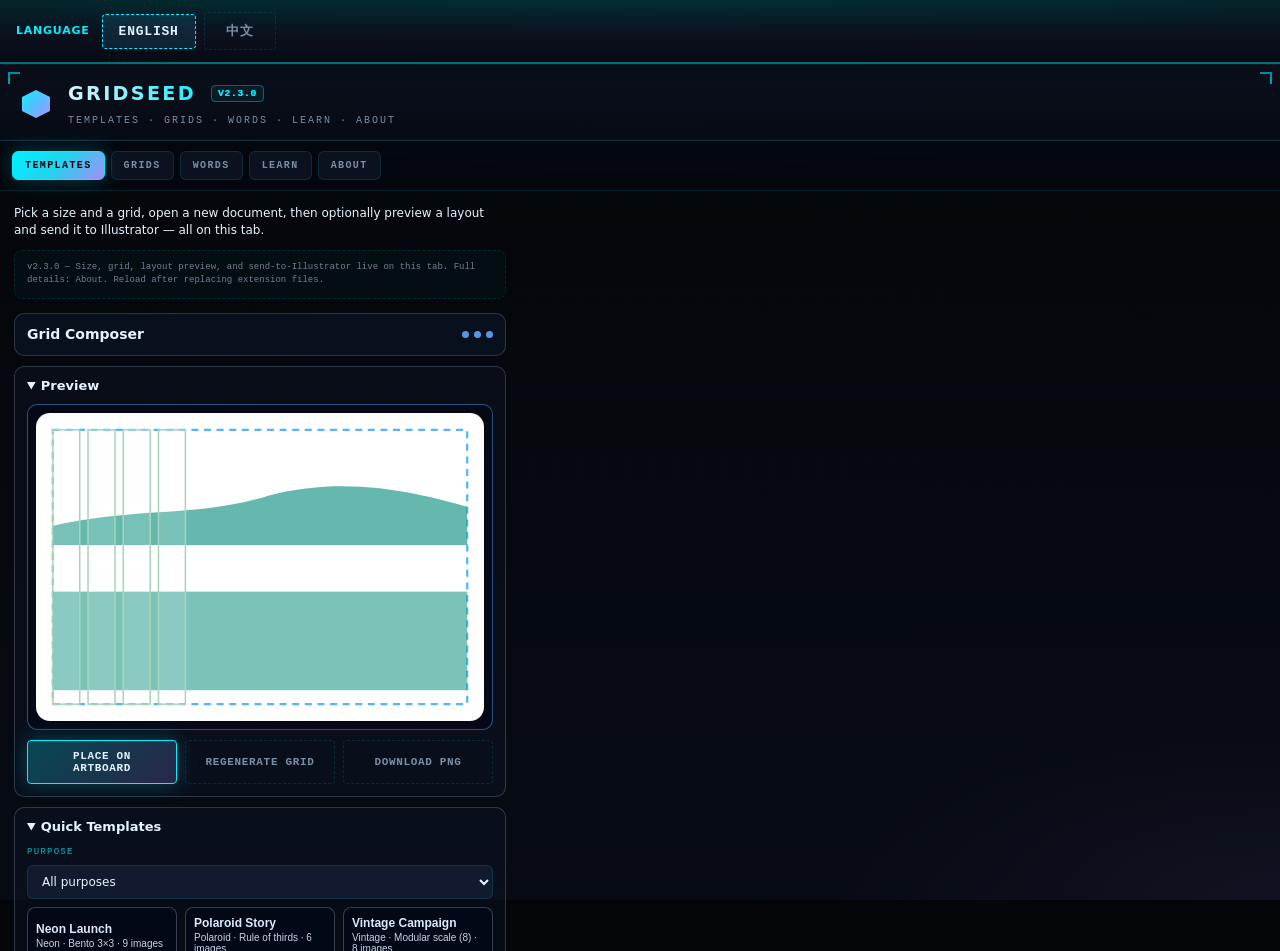
<file: Gridseed preview/index.html>
<!DOCTYPE html>
<html lang="en">
  <head>
    <meta charset="utf-8" />
    <meta name="viewport" content="width=device-width, initial-scale=1" />
    <title data-i18n="app_title">GridSeed</title>
    <!-- No external fonts: CEP panels often block or stall on Google Fonts. -->
    <link rel="stylesheet" href="css/style.css" />
  </head>
  <body>
    <div class="app-bg" aria-hidden="true"></div>
    <div class="lang-bar lang-bar--top" role="toolbar" data-i18n-aria-label="lang_bar_aria" aria-label="Language selection">
      <span class="lang-bar__label" data-i18n="langLabel">Language</span>
      <button type="button" class="btn ghost lang-btn" data-lang="en" aria-pressed="true">English</button>
      <button type="button" class="btn ghost lang-btn" data-lang="zh" aria-pressed="false">中文</button>
    </div>
    <header class="topbar">
      <div class="topbar-edge topbar-edge--tl" aria-hidden="true"></div>
      <div class="topbar-edge topbar-edge--tr" aria-hidden="true"></div>
      <div class="brand">
        <span class="brand-mark" aria-hidden="true">
          <span class="brand-mark__inner"></span>
        </span>
        <div>
          <h1 class="brand-title">GridSeed <span class="build-tag">v2.3.0</span></h1>
          <p class="brand-sub" data-i18n="brandSub">Templates · grids · words · learn · about</p>
        </div>
      </div>
    </header>

    <nav class="tabs" role="tablist">
      <button
        type="button"
        class="tab"
        data-tab="templates"
        role="tab"
        aria-selected="true"
        data-i18n="tab_templates"
      >
        Templates
      </button>
      <button
        type="button"
        class="tab"
        data-tab="grids"
        role="tab"
        aria-selected="false"
        data-i18n="tab_grids"
      >
        Grids
      </button>
      <button
        type="button"
        class="tab"
        data-tab="words"
        role="tab"
        aria-selected="false"
        data-i18n="tab_words"
      >
        Words
      </button>
      <button
        type="button"
        class="tab"
        data-tab="learn"
        role="tab"
        aria-selected="false"
        data-i18n="tab_learn"
      >
        Learn
      </button>
      <button
        type="button"
        class="tab"
        data-tab="about"
        role="tab"
        aria-selected="false"
        data-i18n="tab_about"
      >
        About
      </button>
    </nav>

    <main class="main main--scroll" role="main" data-i18n-aria-label="aria_main" aria-label="GridSeed">
      <section
        class="panel"
        data-panel="templates"
        id="panel-templates"
        aria-labelledby="templates-heading"
      >
        <h2 id="templates-heading" class="visually-hidden" data-i18n="templates_page_title">Templates</h2>
        <p class="novice-intro" data-i18n="panel_templates_intro">
          Pick a size and a grid, open a new document, then optionally preview a layout and send it to Illustrator — all in this tab.
        </p>
        <p class="hint panel-meta-hint" role="note" data-i18n="panel_templates_hint">
          v2.3.0 · Full details: About. Reload the panel after replacing files.
        </p>
        <div class="grid-composer" id="gridComposerRoot">
          <header class="gc-header">
            <h3 class="gc-title" data-i18n="gc_title">Grid Composer</h3>
            <div class="gc-menu-icons" aria-hidden="true">
              <span class="gc-dot"></span><span class="gc-dot"></span><span class="gc-dot"></span>
            </div>
          </header>

          <details class="gc-acc" id="gcPreviewWrap" open>
            <summary data-i18n="gc_summary_preview">Preview</summary>
            <div class="gc-body">
              <div class="gc-preview-box">
                <svg id="gcPreviewSvg" viewBox="0 0 320 220" preserveAspectRatio="xMidYMid meet" data-i18n-aria-label="gc_preview_svg_aria" aria-label="Grid preview"></svg>
              </div>
              <div class="gc-preview-actions">
                <button type="button" class="btn primary" id="gcPlaceBtn" data-i18n="gc_btn_place">Place on Artboard</button>
                <button type="button" class="btn ghost" id="gcRegenBtn" data-i18n="gc_btn_regen">Regenerate Grid</button>
                <button type="button" class="btn ghost" id="gcDownloadBtn" data-i18n="gc_btn_download_png">Download PNG</button>
              </div>
            </div>
          </details>

          <details class="gc-acc" open>
            <summary data-i18n="gc_summary_quick_templates">Quick Templates</summary>
            <div class="gc-body">
              <label class="field">
                <span data-i18n="gc_purpose_label">Purpose</span>
                <select id="gcPurposeSelect" data-i18n-aria-label="gc_aria_purpose" aria-label="Purpose"></select>
              </label>
              <div id="gcPresetList" class="gc-preset-list" role="listbox" data-i18n-aria-label="gc_aria_quick_templates" aria-label="Quick templates"></div>
            </div>
          </details>

          <details class="gc-acc" open>
            <summary data-i18n="gc_summary_starter_kit">Starter Kit</summary>
            <div class="gc-body">
              <div id="gcThemeStrip" class="gc-theme-strip" role="listbox" data-i18n-aria-label="gc_aria_starter_themes" aria-label="Starter Kit themes"></div>
            </div>
          </details>

          <details class="gc-acc" open>
            <summary data-i18n="gc_summary_canvas_size">Canvas Size</summary>
            <div class="gc-body">
              <label class="field">
                <span data-i18n="gc_paper_size_label">Paper size</span>
                <select id="gcPaperSize" data-i18n-aria-label="gc_aria_paper_size" aria-label="Paper size">
                  <option value="a4" data-i18n="gc_paper_opt_a4">A4 (210 x 297 mm)</option>
                  <option value="a3" data-i18n="gc_paper_opt_a3">A3 (297 x 420 mm)</option>
                  <option value="a2" data-i18n="gc_paper_opt_a2">A2 (420 x 594 mm)</option>
                  <option value="a1" data-i18n="gc_paper_opt_a1">A1 (594 x 841 mm)</option>
                  <option value="a0" data-i18n="gc_paper_opt_a0">A0 (841 x 1189 mm)</option>
                  <option value="b2" data-i18n="gc_paper_opt_b2">B2 (500 x 707 mm)</option>
                  <option value="b1" data-i18n="gc_paper_opt_b1">B1 (707 x 1000 mm)</option>
                  <option value="letter" data-i18n="gc_paper_opt_letter">US Letter (8.5 x 11 in)</option>
                  <option value="tabloid" data-i18n="gc_paper_opt_tabloid">US Tabloid (11 x 17 in)</option>
                  <option value="poster_24x36" data-i18n="gc_paper_opt_poster_24x36">Poster 24 x 36 in</option>
                  <option value="poster_18x24" data-i18n="gc_paper_opt_poster_18x24">Poster 18 x 24 in</option>
                  <option value="instagram" data-i18n="gc_paper_opt_instagram">Instagram Post (1080 x 1080)</option>
                  <option value="custom" data-i18n="gc_paper_opt_custom">Custom</option>
                </select>
              </label>
              <button type="button" id="gcOrientationToggle" class="gc-seg-btn" data-i18n="gc_orientation_landscape">Horizontal</button>
              <div class="gc-wh-row">
                <label class="field"><span data-i18n="gc_width">Width</span><input id="gcCustomW" type="number" min="200" value="1200" disabled /></label>
                <label class="field"><span data-i18n="gc_height">Height</span><input id="gcCustomH" type="number" min="200" value="1200" disabled /></label>
              </div>
              <div class="gc-wh-row">
                <label class="field">
                  <span data-i18n="gc_bleed_mm">Bleed (mm)</span>
                  <input id="gcBleedMm" type="number" min="0" step="0.125" value="3" data-i18n-aria-label="gc_aria_bleed" aria-label="Bleed in millimeters" />
                </label>
                <label class="field">
                  <span data-i18n="gc_safe_mm">Safe margin (mm)</span>
                  <input id="gcSafeMm" type="number" min="0" step="0.5" value="10" data-i18n-aria-label="gc_aria_safe" aria-label="Safe margin inside trim" />
                </label>
              </div>
              <p class="hint gc-bleed-hint" data-i18n="gc_bleed_hint">Bleed expands the artboard; orange guides mark trim, magenta marks the safe area. Screen and custom sizes default to 0 — change paper to reload typical print values.</p>
            </div>
          </details>

          <details class="gc-acc" open>
            <summary data-i18n="gc_summary_image_count">Number of Images</summary>
            <div class="gc-body">
              <label class="field">
                <span data-i18n="gc_amount_label">Amount</span>
                <select id="gcImageCount" data-i18n-aria-label="gc_aria_image_count" aria-label="Number of images"></select>
              </label>
              <div class="gc-tune-row">
                <label class="field">
                  <span data-i18n="gc_image_size_pct">Image size (%)</span>
                  <input id="gcImageScale" type="range" min="60" max="115" value="100" />
                </label>
                <label class="field">
                  <span data-i18n="gc_gap_pct">Gap (%)</span>
                  <input id="gcImageGap" type="range" min="0" max="30" value="0" />
                </label>
              </div>
            </div>
          </details>

          <button type="button" id="gcCreateBtn" class="gc-create-btn" disabled data-i18n="gc_create_grid">CREATE GRID</button>

        </div>
        <div class="starter-kit-block" role="region" data-i18n-aria-label="aria_starter_kit_region" aria-label="Starter kit">
          <h3 class="section-title section-title--sub" data-i18n="btn_create">Starter kit</h3>
          <p class="hint" data-i18n="starter_kit_hint">
            Choose a theme, preview it here (kit + grid guidelines), and then create a guided starter on the selected format. It will also apply the Layout &amp; Amount settings below.
          </p>
          <div class="starter-kit-preview" aria-live="polite">
            <svg
              id="starterKitPreviewSvg"
              viewBox="0 0 240 160"
              xmlns="http://www.w3.org/2000/svg"
              role="img"
              data-i18n-aria-label="aria_starter_preview_svg"
              aria-label="Starter kit preview"
            >
              <rect id="skBg" x="0" y="0" width="240" height="160" rx="12" fill="#fff" />
              <g id="skGuides" opacity="0.9">
                <rect x="20" y="18" width="200" height="124" fill="none" stroke="#00F0FF" stroke-width="2" stroke-dasharray="6 5" />
                <line x1="120" y1="18" x2="120" y2="142" stroke="#A78BFA" stroke-width="1.5" stroke-dasharray="5 5" />
                <line x1="20" y1="58" x2="220" y2="58" stroke="#A78BFA" stroke-width="1.5" stroke-dasharray="5 5" />
              </g>
              <path
                id="skWave"
                d="M20 110 C 50 92, 70 98, 100 90 C 130 82, 150 70, 180 78 C 210 86, 220 106, 220 106 L 220 142 L 20 142 Z"
                fill="#2A9D8F"
                opacity="0.95"
              />
              <circle id="skBlob1" cx="72" cy="122" r="28" fill="#45B7D1" opacity="0.9" />
              <circle id="skBlob2" cx="172" cy="120" r="22" fill="#A8D5BA" opacity="0.85" />
              <text
                id="skTitle"
                x="120"
                y="50"
                text-anchor="middle"
                font-family="Helvetica, Arial, sans-serif"
                font-size="22"
                font-weight="800"
                fill="#111"
              >
                STARTER
              </text>
              <text
                id="skSubtitle"
                x="120"
                y="72"
                text-anchor="middle"
                font-family="Helvetica, Arial, sans-serif"
                font-size="12"
                font-weight="700"
                fill="#333"
              >
                grid-guided
              </text>
            </svg>
          </div>
          <div class="template-create-actions template-create-actions--starter-top">
            <label class="field template-create-actions__field">
              <span data-i18n="starter_theme_label">Color theme</span>
              <select id="starterTheme" data-i18n-aria-label="aria_starter_theme_select" aria-label="Starter color theme"></select>
            </label>
            <button
              type="button"
              class="btn primary start-kit-button"
              id="btnStarterCreate"
              data-i18n="btn_create"
            >
              Starter kit
            </button>
          </div>
        </div>
        <div class="paper-format-block" role="region" data-i18n-aria-label="aria_region_size_grid" aria-label="Size and grid">
          <h3 class="section-title" data-i18n="paper_block_title">Size &amp; grid</h3>
          <label class="field paper-format-select">
            <span data-i18n="paper_format_label">Format</span>
            <select id="paperFormat" aria-label="Paper or screen format"></select>
          </label>
          <p class="hint paper-variant-hint" data-i18n="paper_variant_hint">
            Tap a chip — the preview updates. Scroll the chip list if needed.
          </p>
          <div class="template-preview" aria-live="polite">
            <div class="template-preview__frame">
              <svg
                id="templatePreviewSvg"
                viewBox="0 0 100 100"
                xmlns="http://www.w3.org/2000/svg"
                role="img"
                data-i18n-aria-label="aria_template_preview_svg"
                aria-label="Schematic preview of the selected template"
              ></svg>
            </div>
            <p id="templatePreviewCaption" class="template-preview__caption"></p>
          </div>
          <div id="paperVariantList" class="variant-bar" role="group" data-i18n-aria-label="aria_variant_bar" aria-label="Grid and layout presets for this format"></div>
          <div class="paper-format-actions">
            <button type="button" class="btn primary" id="btnNewFromPaper" data-i18n="btn_new_doc">New document</button>
            <button type="button" class="btn ghost" id="btnPaperBleed" data-i18n="btn_trim_safe">Refresh trim &amp; safe guides</button>
          </div>
        </div>

        <div class="template-layout-plan layout-plan-ui" role="region" data-i18n-aria-label="aria_region_layout_preview" aria-label="Layout preview">
          <h3 class="section-title" data-i18n="tpl_lp_section_title">Layout preview</h3>
          <p class="hint" data-i18n="tpl_lp_section_hint">
            Optional: set how images and text share the page. The picture below updates as you change numbers.
          </p>
          <div class="layout-preview__plan" id="lpPlanBox" aria-live="polite">
            <p class="layout-preview__plan-kicker" data-i18n="lp_plan_h2">Summary</p>
            <ul id="lpPlanList">
              <li data-i18n="lp_plan_placeholder">Adjust values below to see stacking ratio, grid rows/columns, and dual-column hints.</li>
            </ul>
          </div>
          <fieldset>
            <legend data-i18n="lp_fieldset_layout">Layout &amp; amounts</legend>
            <label class="lp-span" data-i18n="lp_layout_label">Layout type</label>
            <select id="lpLayoutMode" data-i18n-aria-label="aria_lp_layout_mode" aria-label="Layout type">
              <option value="stacked" data-i18n="lp_opt_stacked">Stacked (image top · text bottom)</option>
              <option value="split" data-i18n="lp_opt_split">Side-by-side (image left · text right)</option>
            </select>
            <label class="lp-check">
              <input type="checkbox" id="lpEnablePlan" checked />
              <span data-i18n="lp_enable_plan">Enable content plan (canvas + sidebar details)</span>
            </label>
            <div class="lp-row3" style="margin-top: 8px">
              <label class="lp-field">
                <span class="lp-span" data-i18n="lp_img_count">Images</span>
                <input type="number" id="lpImgCount" min="0" max="12" value="2" aria-describedby="lp-fieldset-layout-hint" />
              </label>
              <label class="lp-field">
                <span class="lp-span" data-i18n="lp_body_blocks">Body blocks</span>
                <input type="number" id="lpBodyBlocks" min="0" max="24" value="4" aria-describedby="lp-fieldset-layout-hint" />
              </label>
              <label class="lp-field">
                <span class="lp-span" data-i18n="lp_sub_count">Subheads</span>
                <input type="number" id="lpSubCount" min="0" max="12" value="1" aria-describedby="lp-fieldset-layout-hint" />
              </label>
            </div>
            <p id="lp-fieldset-layout-hint" class="visually-hidden" data-i18n="lp_fieldset_layout_a11y">
              Controls how much space images and text use in the preview.
            </p>
          </fieldset>
          <fieldset>
            <legend data-i18n="lp_fieldset_slots">Per-image size / ratio</legend>
            <p class="hint lp-slots-hint" data-i18n="lp_slots_hint">
              Each image: pixel size or aspect ratio; grid rows/columns follow the image zone and count.
            </p>
            <div id="lpImageSlots"></div>
          </fieldset>
          <div class="layout-preview__canvas-wrap">
            <svg
              id="lpPreviewSvg"
              viewBox="0 0 210 297"
              preserveAspectRatio="xMidYMid meet"
              data-i18n-aria-label="lp_svg_aria"
              aria-label="Layout preview schematic"
            ></svg>
          </div>
          <p id="lpCanvasCaption" class="layout-preview__caption"></p>
          <h3 class="section-title section-title--sub" data-i18n="tpl_create_h2">Send to Illustrator</h3>
          <p class="hint template-create-hint" data-i18n="tpl_create_hint">
            Uses the size and chip you chose above. Layout plan = image &amp; text zones (guide layer). Starter kit = colors, shapes, and sample text.
          </p>
          <div class="template-create-actions">
            <button type="button" class="btn ghost" id="btnLayoutPlanCreate" data-i18n="btn_layoutplan_create">
              Layout plan
            </button>
          </div>
        </div>

      </section>

      <section class="panel" data-panel="grids" id="panel-grids" hidden>
        <div class="toolbar">
          <label class="check">
            <input type="checkbox" id="chkClearGuides" checked />
            <span data-i18n="chk_clear_guides">Clear guides &amp; GridSeed construction first</span>
          </label>
          <button type="button" class="btn ghost small" id="btnLockGuides" data-i18n="btn_lock_guides">Lock guides</button>
          <span class="toolbar-hint" data-i18n="grids_toolbar_hint">Runs Illustrator’s Lock Guide command (same as View → Guides → Lock Guides).</span>
        </div>
        <p class="lede" data-i18n="panel_grids_lede">
          Apply grids to the active artboard in Adobe Illustrator. Construction lines are paths on layer GridSeed Grid (cyan). Trim/safe guides use GridSeed Trim / Safe. Open Window → Layers if you don’t see them.
        </p>
        <div class="grid-context" id="gridContextBox">
          <div class="grid-context__head">
            <span class="section-title grid-context__title" data-i18n="grid_ctx_title">Active document</span>
            <button type="button" class="btn ghost small" id="btnRefreshGridContext" data-i18n="grid_ctx_refresh">Refresh</button>
          </div>
          <p id="gridContextInfo" class="grid-context__body" role="status" data-i18n="grid_ctx_empty">
            Open this tab with a document to load artboard info from Illustrator.
          </p>
        </div>
        <ul class="grid-help-list">
          <li data-i18n="grid_help_1"><strong>Guides vs paths:</strong> “Clear guides” removes GridSeed construction paths; Illustrator’s own guides are separate.</li>
          <li data-i18n="grid_help_2"><strong>Alignment:</strong> Grids respect the active artboard bounds; use Words after placing a grid for copy that matches the 12-column rhythm.</li>
        </ul>
        <div id="gridList" class="stack tight"></div>
      </section>

      <section class="panel" data-panel="words" id="panel-words" hidden>
        <p class="lede" data-i18n="panel_words_lede">
          Placeholder copy by category and tone. Pick how many lines (3–8), a type scale, and a font preset. On insert, frames use the same width as a 12-column margin on your artboard and vertical spacing snapped to a baseline step so type lines up with common GridSeed grids. Text lands on GridSeed Copy.
        </p>
        <div class="form-row">
          <label class="field">
            <span data-i18n="lbl_category">Category</span>
            <select id="copyCategory"></select>
          </label>
          <label class="field">
            <span data-i18n="lbl_tone">Tone</span>
            <select id="copyTone">
              <option value="professional" data-i18n="tone_professional">Professional</option>
              <option value="playful" data-i18n="tone_playful">Playful</option>
              <option value="luxury" data-i18n="tone_luxury">Luxury</option>
              <option value="minimal" data-i18n="tone_minimal">Minimal</option>
            </select>
          </label>
        </div>
        <div class="form-row">
          <label class="field">
            <span data-i18n="lbl_lines">Lines</span>
            <select id="copyLineCount" aria-label="Number of text blocks"></select>
          </label>
          <label class="field">
            <span data-i18n="lbl_type_scale">Type scale</span>
            <select id="copyTextSize"></select>
          </label>
          <label class="field">
            <span data-i18n="lbl_font">Font</span>
            <select id="copyFont"></select>
          </label>
        </div>
        <div class="words-actions words-actions--split">
          <button type="button" class="btn primary" id="btnInsertCopy" data-i18n="btn_insert">Insert into document</button>
          <button type="button" class="btn ghost" id="btnCopyWordsClipboard" data-i18n="btn_copy_clip">Copy to clipboard</button>
          <button type="button" class="btn ghost" id="btnRegenerate" data-i18n="btn_regen">Refresh preview</button>
        </div>
        <p class="hint words-hint" data-i18n="words_hint">
          Insert runs in Illustrator (needs an open document). Copy works inside the panel only — paste into a text frame or elsewhere.
        </p>
        <pre id="copyPreview" class="copy-preview" aria-live="polite"></pre>
      </section>

      <section class="panel" data-panel="learn" id="panel-learn" hidden>
        <p class="lede" data-i18n="panel_learn_lede">Short explanations you can read while you work — pair with Explain on the Grids tab.</p>
        <div id="tipList" class="stack"></div>
      </section>

      <section class="panel" data-panel="about" id="panel-about" hidden>
        <p class="lede" data-i18n="panel_about_lede">
          Read first: Capability boundaries below. This tab uses English section titles and summarizes the in-panel Layout preview tab (former standalone 排版网格预览.html), InDesign tooling, and GridSeed in Illustrator — without duplicating the same facts twice.
        </p>

        <div data-lang-panel="en">
        <article class="about-doc">
          <section class="about-section" aria-labelledby="about-h0">
            <h2 id="about-h0" class="about-section__title">0. Capability boundaries (read first)</h2>
            <p>
              In the <strong>browser</strong>, “images” are only <strong>SVG dashed frames</strong> and <strong>slot</strong> schematics; content planning splits a
              <strong>multi-image grid</strong> proportionally. Nothing in this system runs <strong>Place</strong> into InDesign or Illustrator, and nothing auto-builds linked text/image frames in Adobe.
            </p>
            <p>
              <strong>Type size in the browser:</strong> there is <strong>no</strong> per-title/body pt slider in the sidebar. Two layers: (1) <strong>TYPO</strong> — human-readable recommended ranges; (2)
              <strong>TYPO_PT</strong> — one fixed pt each for title / body / meta per template for zone drawing. Text actually painted on the canvas is further multiplied by about
              <strong>58% (<code>ZONE_PREVIEW_PT_SCALE</code>)</strong> so labels don’t cover the grid — <em>preview only</em>.
            </p>
            <p>
              The three font dropdowns plus <strong>“apply recommended fonts by scenario”</strong> only change <strong>font-family</strong> via <strong>FONT_MAP</strong>; they do <strong>not</strong> change
              <strong>TYPO_PT</strong>.
            </p>
            <p>
              <strong>Main columns</strong> in the browser can be overridden as integers <strong>1–24</strong>. Adobe panels write the <strong>layout result</strong> that matches the same meaning as “main columns”, but
              <strong>not</strong> the browser’s full set of <strong>seven display-layer checkboxes</strong> or the entire <strong>content planning</strong> block.
            </p>
            <p>
              <strong>Bleed</strong> on screen follows the template field <strong>bleedMm</strong> (often <code>3</code>, often <code>0</code> for text-heavy jobs). The bleed region is drawn only when the option is on
              <strong>and</strong> <code>bleedMm &gt; 0</code>. Copy that says “commonly 3&nbsp;mm” is a habit — <strong>the preset data wins</strong>.
            </p>
          </section>

          <section class="about-section" aria-labelledby="about-h1">
            <h2 id="about-h1" class="about-section__title">I. What is this project?</h2>
            <p>
              A <strong>layout-grid &amp; prepress helper</strong> family: one shared idea of trim size, bleed, margins, columns, gutters, module grids, and baselines — previewed in a
              <strong>browser</strong>, then applied as far as possible in <strong>InDesign</strong> and <strong>Illustrator</strong> via scripts or CEP.
            </p>
            <p class="about-note"><strong>Still manual in Adobe:</strong> full paragraph/character style libraries, placing images, TOC, interactive PDF — finish in the layout app.</p>
          </section>

          <section class="about-section" aria-labelledby="about-h2">
            <h2 id="about-h2" class="about-section__title">II. Repository map (roles)</h2>
            <ul class="about-list">
              <li><strong>Browser:</strong> same folder <code>index.html</code> → <strong>Templates</strong> (content layout block; legacy <em>排版网格预览.html</em> redirects here).</li>
              <li><strong>Spec:</strong> long-form doc — not executed by software.</li>
              <li><strong>InDesign:</strong> ExtendScript + CEP — ~7 templates in host, aligned with the <strong>first</strong> browser presets.</li>
              <li><strong>Illustrator:</strong> <strong>GridSeed</strong> (<code>com.gridseed.illustrator</code>) — artboards, paths, trim/safe, words (see section V).</li>
            </ul>
          </section>

          <section class="about-section" aria-labelledby="about-h3">
            <h2 id="about-h3" class="about-section__title">III. Browser file — 排版网格预览.html (what exists &amp; what it does)</h2>
            <p class="about-kicker">Below documents behaviour aligned with the <strong>Templates</strong> content-layout block (merged from the former standalone page). IDs use an <code>lp</code> prefix (e.g. <code>lpLayoutMode</code>).</p>

            <h3 class="about-subtitle">Templates</h3>
            <p>
              <strong><code>presetSelect</code></strong> is filled from <strong>PRESETS</strong> (~20 items), order matching both CEP panels’ optgroups. Changing template runs
              <strong><code>applyPresetDefaults()</code></strong> then <strong><code>render()</code></strong>, and refreshes module cols/rows, main columns, and gutter inputs to the template defaults.
            </p>

            <h3 class="about-subtitle">Fonts (preview only)</h3>
            <ul class="about-list">
              <li><strong><code>fontCnTitle</code>:</strong> values e.g. <code>shs-b</code>, <code>shr-m</code>.</li>
              <li><strong><code>fontCnBody</code>:</strong> <code>shr-r</code>, <code>shs-r</code>.</li>
              <li><strong><code>fontLatin</code>:</strong> <code>ss</code>, <code>mpr</code>, <code>sr</code>, <code>min</code>.</li>
            </ul>
            <p>Any change calls <strong><code>render()</code></strong>. Stacks live in <strong>FONT_MAP</strong> (Source Han / Adobe names first, then system fallback).</p>
            <p>
              <strong><code>fontSuggestBtn</code></strong> (“apply recommended fonts by scenario”) sets the three selects from group + some template ids, then <strong><code>render()</code></strong> — it does
              <strong>not</strong> change grid numbers or content-planning numbers.
            </p>

            <h3 class="about-subtitle">Display layer (visibility only — does not change preset data)</h3>
            <p>Each checkbox triggers <strong><code>render()</code></strong>:</p>
            <ul class="about-list">
              <li><strong><code>showBleed</code></strong> — bleed;</li>
              <li><strong><code>showMargins</code></strong> — type area margins;</li>
              <li><strong><code>showColumns</code></strong> — main column guides;</li>
              <li><strong><code>showModule</code></strong> — module grid;</li>
              <li><strong><code>showBaseline</code></strong> — baseline (skipped if computed spacing is 0);</li>
              <li><strong><code>showSafe</code></strong> — cover safe zone when the template defines it;</li>
              <li><strong><code>showZones</code></strong> — inner title/body/image blocks plus schematic type.</li>
            </ul>

            <h3 class="about-subtitle">Numbers inside the type area</h3>
            <ul class="about-list">
              <li><strong><code>moduleColsInput</code> / <code>moduleRowsInput</code>:</strong> 1–48, validated/clamped on input → <code>render()</code>.</li>
              <li><strong><code>columnsInput</code>:</strong> main columns 1–24.</li>
              <li><strong><code>gutterInput</code>:</strong> gutter mm, 0–30, step 0.5; bad values fall back to the template gutter.</li>
              <li><strong>Reset module / reset columns</strong> — restore module rows/cols or columns+gutter from the current template (modules default to 6×8 when the template omits them).</li>
            </ul>

            <h3 class="about-subtitle">Content planning (preview only)</h3>
            <p>
              When <strong><code>enableContentPlan</code></strong> is on, the script splits schematic zones and fills the blue advice box <strong><code>planAdviceSlot</code></strong>.
              <strong><code>planImages</code></strong> 0–12, <strong><code>planParas</code></strong> 0–24, <strong><code>planSubs</code></strong> 0–12 — <code>change</code>/<code>input</code> → <code>render()</code>.
              <strong><code>planImageSizeMode</code></strong> switches mm vs aspect mode and updates <strong><code>planImageSizeModeHint</code></strong> and row unit labels.
              <strong><code>planImageSizeRows</code></strong> builds <code>planImgW_0</code>… / <code>planImgH_0</code>… (step 0.1) and <code>planImgUnit_i</code>; delegated <code>input</code> on the container calls <code>render()</code>.
              <strong><code>planImageLayout</code>:</strong> auto, horizontal, vertical, or equal grid.
              <strong><code>planAdviceSlot</code></strong> is read-only: <strong><code>buildPlanAdviceHtml</code></strong> writes image/body height ratios, paragraph split hints, layout inference, grid row/column notes, approximate column width for images, and warnings (e.g. image count &gt; 0 when the template has no image zone).
            </p>

            <h3 class="about-subtitle">Read-only panels &amp; zoom</h3>
            <ul class="about-list">
              <li><strong><code>typographyPanel</code>:</strong> TYPO copy, TYPO_PT, current three font labels, and the ~58% preview note.</li>
              <li><strong><code>layoutPanel</code>:</strong> long LAYOUT copy for image/text placement.</li>
              <li><strong><code>metaPanel</code>:</strong> trim, bleed, margins, columns, modules, baseline, note, gridId, etc.</li>
              <li><strong><code>scaleRange</code></strong> 40%–120%: only CSS preview scale via <strong><code>applyScale()</code></strong> / <strong><code>scaleLabel</code></strong> — does not change mm.</li>
              <li>Structure: <strong><code>pageScaler</code></strong>, <strong><code>pageFrame</code></strong>, <strong><code>gridSvg</code></strong> as the canvas roots.</li>
            </ul>
          </section>

          <section class="about-section" aria-labelledby="about-h4">
            <h2 id="about-h4" class="about-section__title">IV. InDesign — script &amp; CEP (summary)</h2>
            <ul class="about-list">
              <li><strong>~7 templates</strong> in host match the <strong>first</strong> entries in the browser preset list; more templates exist only in the web preview until added to <code>typogridPRESETS</code>.</li>
              <li><strong>Script:</strong> dialog → page size, bleed, mm rulers, master margins &amp; columns, baseline grid (optional).</li>
              <li><strong>Module grid:</strong> not auto-drawn in script (user uses Layout → Create Guides in InDesign).</li>
              <li><strong>CEP:</strong> <code>typogridApplyPresetIndex</code>, <code>typogridApplyLayoutOverride</code>; InDesign 2026+ may change CEP visibility — follow your install notes.</li>
            </ul>
          </section>

          <section class="about-section" aria-labelledby="about-h5">
            <h2 id="about-h5" class="about-section__title">V. Illustrator — this extension (GridSeed)</h2>
            <p class="about-kicker">Does not replicate the browser’s seven display toggles or content-planning block — see <strong>§0</strong> and <strong>§III</strong>.</p>
            <ul class="about-list">
              <li><strong>Extension ID:</strong> <code>com.gridseed.illustrator</code> (not the same folder as <code>com.typogrid.il.panel</code> if you use both).</li>
              <li><strong>Artboard</strong> = finished size; <strong>bleed</strong> from each template’s spec; <strong>trim/safe</strong> as guides; <strong>grids</strong> as cyan paths on <strong>GridSeed Grid</strong>.</li>
              <li><strong>No Place, no auto image frames</strong> — same boundary as §0.</li>
              <li><strong>No InDesign-style page margin object:</strong> margins simulated with guides + layout levels; Words uses a rhythm step, not a full document baseline grid.</li>
              <li><strong>Re-running grids:</strong> optional clear of construction first to avoid stacked paths.</li>
            </ul>
          </section>

          <section class="about-section" aria-labelledby="about-h6">
            <h2 id="about-h6" class="about-section__title">VI. Units &amp; source of truth</h2>
            <p><strong>mm</strong> — trim, bleed, margins, gutters. <strong>pt</strong> — type &amp; baseline in app settings. <strong>≈ 1 pt = 0.3528 mm</strong>. Final print rules always follow your school or vendor.</p>
          </section>

          <section class="about-section" aria-labelledby="about-h7">
            <h2 id="about-h7" class="about-section__title">VII. Feature matrix (summary)</h2>
            <div class="about-table-wrap">
              <table class="about-table">
                <thead>
                  <tr>
                    <th scope="col">Feature</th>
                    <th scope="col">Web preview</th>
                    <th scope="col">InDesign script / CEP</th>
                    <th scope="col">Illustrator (GridSeed)</th>
                  </tr>
                </thead>
                <tbody>
                  <tr>
                    <td>Full 20+ templates</td>
                    <td>Yes</td>
                    <td>~7 in host</td>
                    <td>Many (paper + grid + layout)</td>
                  </tr>
                  <tr>
                    <td>Bleed / margins / columns / modules visible</td>
                    <td>Yes</td>
                    <td>Margins + columns in ID</td>
                    <td>Artboard + paths + guides</td>
                  </tr>
                  <tr>
                    <td>Publication baseline grid</td>
                    <td>Preview</td>
                    <td>Document grid</td>
                    <td>Words rhythm / not full ID grid</td>
                  </tr>
                  <tr>
                    <td>Spine / folds / safe (special)</td>
                    <td>Yes</td>
                    <td>No</td>
                    <td>Trim/safe where spec defines</td>
                  </tr>
                  <tr>
                    <td>Font &amp; zone storyboard</td>
                    <td>Yes</td>
                    <td>No</td>
                    <td>Words + template preview</td>
                  </tr>
                  <tr>
                    <td>Place images / auto frames</td>
                    <td>No (SVG only)</td>
                    <td>No</td>
                    <td>No</td>
                  </tr>
                  <tr>
                    <td>Content planning + planAdvice</td>
                    <td>Yes (preview)</td>
                    <td>No</td>
                    <td>No</td>
                  </tr>
                  <tr>
                    <td>Live sidebar</td>
                    <td>Yes</td>
                    <td>CEP</td>
                    <td>CEP (this panel)</td>
                  </tr>
                  <tr>
                    <td>No Adobe install</td>
                    <td>Yes</td>
                    <td>No</td>
                    <td>No</td>
                  </tr>
                </tbody>
              </table>
            </div>
          </section>

          <section class="about-section" aria-labelledby="about-h8">
            <h2 id="about-h8" class="about-section__title">VIII. FAQ (concept)</h2>
            <dl class="about-faq">
              <dt>Are “images” in the browser real assets?</dt>
              <dd>No — dashed SVG slots and schematic zones only; no Place into Adobe.</dd>
              <dt>Why three type layers (TYPO / TYPO_PT / 58%)?</dt>
              <dd>Readable recommendations vs fixed zone pts vs non-overlapping preview labels — see §0.</dd>
              <dt>Why doesn’t InDesign auto-draw module grids?</dt>
              <dd>ExtendScript varies by version; users create guides from the module count in InDesign.</dd>
              <dt>Why clear or rebuild guides in Illustrator?</dt>
              <dd>Paths/guides carry the layout; repeating without clear stacks overlaps.</dd>
              <dt>Bleed says 3&nbsp;mm in prose but my template says 0?</dt>
              <dd><strong>bleedMm</strong> in the preset wins; “3&nbsp;mm common” is only a habit.</dd>
              <dt>Numbers differ between web and app?</dt>
              <dd>Trust the <strong>current</strong> PRESETS / host arrays in each build.</dd>
            </dl>
          </section>
        </article>
        </div>

        <div data-lang-panel="zh">
          <article class="about-doc about-doc--zh">
            <section class="about-section">
              <h2 class="about-section__title">0. 能力边界（务必先读）</h2>
              <p>
                在<strong>浏览器</strong>里，「图片」只是 <strong>SVG 虚线框</strong>与<strong>分区示意</strong>；多图时会按比例划分栅格。<strong>不会</strong>向 InDesign 或 Illustrator 执行 <strong>置入</strong>，也<strong>不会</strong>在 Adobe 中自动建链的图文框。
              </p>
              <p>
                <strong>预览中的字号：</strong>侧栏没有逐标题/正文的 pt 滑条。存在 TYPO（给人看的建议范围）、TYPO_PT（每模板固定的标题/正文/附注 pt，用于画区）等分层；画布上实际绘制的文字还会再乘以预览系数（如 <code>ZONE_PREVIEW_PT_SCALE</code>），<em>仅供预览</em>。
              </p>
              <p>
                三个字体下拉与「按场景推荐字体」只通过 <strong>FONT_MAP</strong> 改 <strong>font-family</strong>，<strong>不</strong>改变 <strong>TYPO_PT</strong>。
              </p>
              <p>
                <strong>主栏数</strong>在浏览器里可覆盖为整数；Adobe 侧写入的是与「主栏数」含义一致的结果，而不是浏览器里全部七项显示层开关或整块内容规划的完整状态。
              </p>
              <p>
                <strong>出血</strong>按各模板的 <strong>bleedMm</strong> 等字段；只有选项开启<strong>且</strong>出血大于 0 时才绘制出血区。「常见 3 mm」只是习惯说法，<strong>以预设数据为准</strong>。
              </p>
            </section>
            <section class="about-section">
              <h2 class="about-section__title">I. 项目是什么？</h2>
              <p>
                同一套版心、出血、边距、分栏、 gutters、模块网格与基线理念：在<strong>浏览器</strong>里预览，再尽量通过脚本或 CEP 在 <strong>InDesign</strong> 与 <strong>Illustrator</strong> 落地。
              </p>
              <p class="about-note"><strong>Adobe 里仍需人工：</strong>完整段落/字符样式库、置入图片、目录、交互 PDF 等，仍在排版软件中完成。</p>
            </section>
            <section class="about-section">
              <h2 class="about-section__title">II. 仓库角色（对照）</h2>
              <ul class="about-list">
                <li><strong>浏览器：</strong>同目录 <code>index.html</code> → <strong>模板</strong>（含内容布局；原独立页已合并于此）。</li>
                <li><strong>规范文档：</strong>长文说明，不由软件执行。</li>
                <li><strong>InDesign：</strong>ExtendScript + CEP，宿主内若干模板与浏览器前几项预设对齐思路。</li>
                <li><strong>Illustrator：</strong><strong>GridSeed</strong>（<code>com.gridseed.illustrator</code>）— 画板、路径、裁切/安全、文字等（详见下文）。</li>
              </ul>
            </section>
            <section class="about-section">
              <h2 class="about-section__title">III. 模板与内容规划（浏览器侧）</h2>
              <p>
                与当前「模板」标签中的内容布局块一致：版式模式、图片数量与槽位、双栏条件等会在示意图与摘要中体现；详细控件 ID 以 <code>lp</code> 前缀为主（如 <code>lpLayoutMode</code>）。切换为英文版「关于」可读与代码完全对齐的英文长文与表格。
              </p>
            </section>
            <section class="about-section">
              <h2 class="about-section__title">IV. Illustrator 扩展（本面板）</h2>
              <ul class="about-list">
                <li>在文档中创建/更新构造路径与参考线（如 <strong>GridSeed Grid</strong>、裁切/安全）。</li>
                <li><strong>不</strong>做置入真实图片、<strong>不</strong>自动创建链图文框（与 §0 一致）。</li>
                <li>重复应用网格前可选择先清除构造路径，避免路径堆叠。</li>
              </ul>
            </section>
            <section class="about-section">
              <h2 class="about-section__title">V. 单位与依据</h2>
              <p><strong>mm</strong> 用于裁切、出血、边距、栏距；<strong>pt</strong> 用于应用内字号与基线相关设置。印刷规则以学校或印厂要求为最终依据。</p>
            </section>
            <p class="about-note">
              需要与代码 ID、字段一一对照时，请用界面<strong>最上方</strong>「English」查看完整英文技术说明。
            </p>
          </article>
        </div>
      </section>

      <p id="statusLine" class="status" role="status"></p>
    </main>

    <script type="text/javascript" src="js/i18n.js"></script>
    <script type="text/javascript" src="js/CSInterface.js"></script>
    <script type="text/javascript" src="js/gridseed-panel.js"></script>
    <script type="text/javascript" src="js/layout-preview.js"></script>
    <script type="text/javascript">
      (function () {
        function showBrowserPreviewBanner(kind) {
          if (document.getElementById("gridseed-browser-preview-hint")) return;
          var wrap = document.createElement("div");
          wrap.id = "gridseed-browser-preview-hint";
          wrap.setAttribute("role", "alert");
          wrap.style.cssText =
            "position:relative;z-index:99999;box-sizing:border-box;width:100%;margin:0;padding:10px 12px;font:13px/1.45 system-ui,sans-serif;border-bottom:1px solid #b45309;background:#fffbeb;color:#78350f;";
          var text =
            kind === "broken"
              ? "<strong>脚本未完整加载。</strong>请确认 <code>css/</code>、<code>js/</code> 与 <code>index.html</code> 在同一文件夹，并在<strong>该文件夹（项目根）</strong>启动本地 HTTP（例如 <code>python3 -m http.server</code>）后访问 <code>/index.html</code>；或通过 GitHub Pages 打开。"
              : "<strong>浏览器预览提示：</strong>当前为 <code>file://</code> 打开，部分浏览器会拦截脚本/样式，界面和交互可能显示不完整。<strong>推荐：</strong>在项目根目录运行 <code>python3 -m http.server</code>，访问 <code>http://127.0.0.1:8765/index.html</code>。<strong>分享给别人请用 GitHub Pages 的 https 链接，不要发 localhost。</strong>";
          wrap.innerHTML =
            text +
            ' <button type="button" style="margin-left:8px;padding:2px 8px;cursor:pointer;border:1px solid #b45309;background:#fff;border-radius:4px;color:#78350f;">关闭</button>';
          wrap.querySelector("button").onclick = function () {
            wrap.remove();
          };
          document.body.insertBefore(wrap, document.body.firstChild);
        }
        window.addEventListener("load", function () {
          var inCEP = typeof window.__adobe_cep__ !== "undefined";
          var hasData = typeof window.GRIDSEED_DATA !== "undefined";
          if (!hasData) {
            showBrowserPreviewBanner("broken");
          } else if (!inCEP && typeof location.protocol === "string" && location.protocol === "file:") {
            showBrowserPreviewBanner("file");
          }
        });
      })();
    </script>
  </body>
</html>
</file>
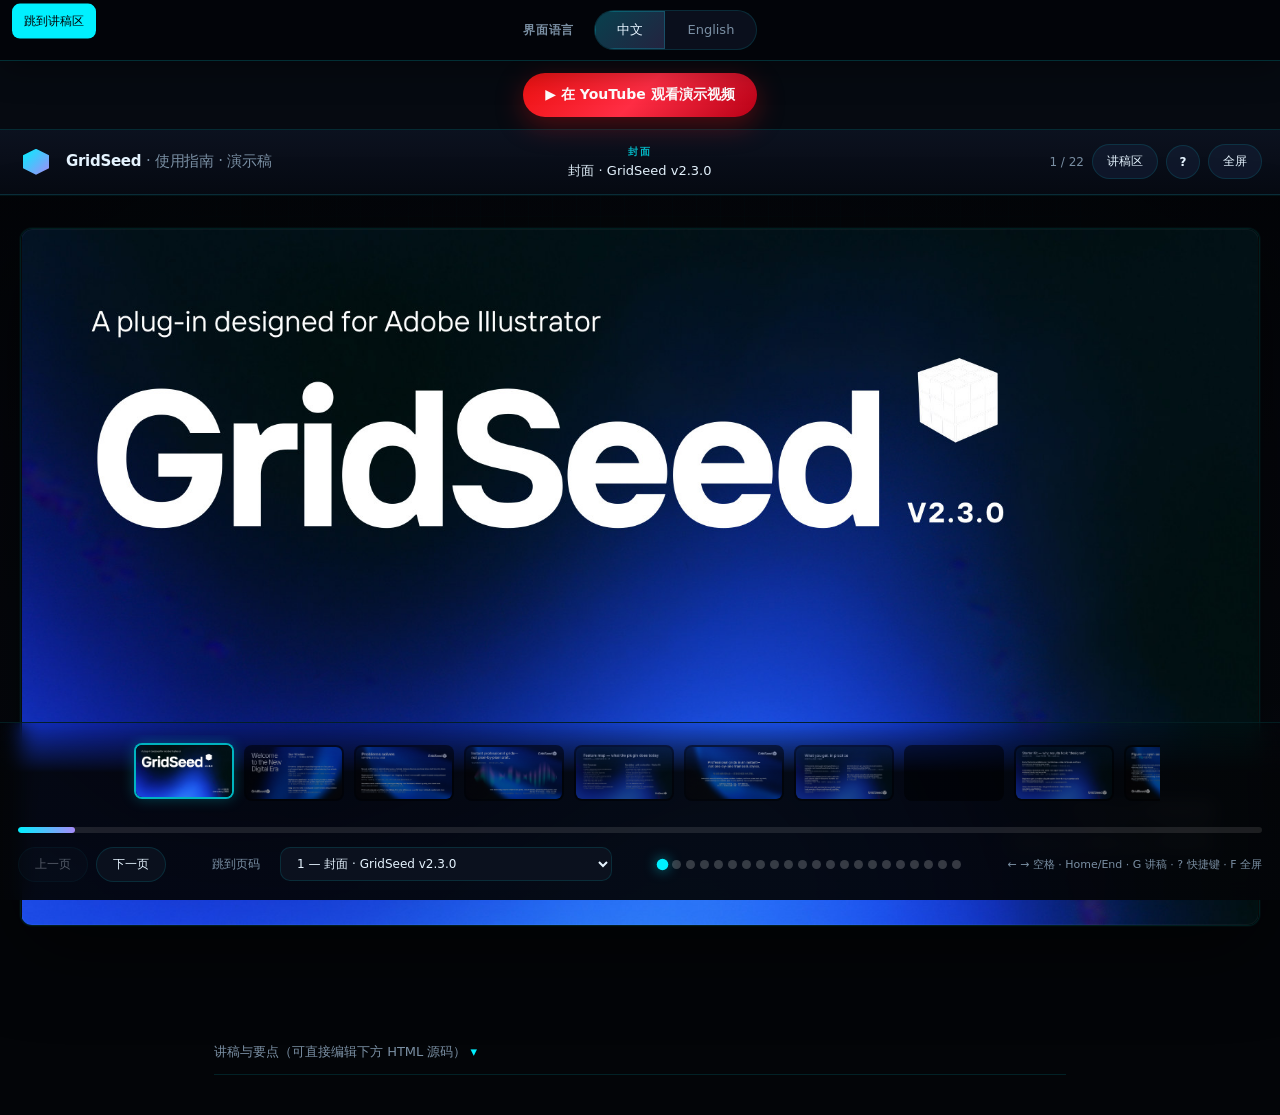
<file: gridseed-keynote-presentation.html>
<!DOCTYPE html>
<html lang="zh-Hans">
<head>
  <meta charset="utf-8" />
  <meta name="viewport" content="width=device-width, initial-scale=1" />
  <title>GridSeed — User Guide Keynote</title>
  <!--
    本文件：gridseed-keynote-presentation.html（课程/指南网页演示稿）
    不是 index.html —— index.html 是 Illustrator 插件面板，二者分开维护。
    — 放映区：presentation-assets/*.jpg
    — 语言栏下方：YouTube 演示外链（keynote-video-bar）
    — 讲稿区：可直接改下方 HTML
  -->
  <style>
    /* 对齐插件 css/style.css 的 HUD 色系 */
    :root {
      --void: #030508;
      --deep: #070b14;
      --surface: #0c1220;
      --border: rgba(0, 240, 255, 0.12);
      --border-bright: rgba(0, 240, 255, 0.35);
      --text: #e6f4ff;
      --muted: #7a8fa3;
      --cyan: #00f0ff;
      --violet: #a78bfa;
      --focus: #38bdf8;
      --font-ui: system-ui, -apple-system, "SF Pro Text", "Segoe UI", "PingFang SC", "Hiragino Sans GB", "Microsoft YaHei", sans-serif;
      --ease-out-expo: cubic-bezier(0.16, 1, 0.3, 1);
      --slide-duration: 0.42s;
    }
    *, *::before, *::after { box-sizing: border-box; }
    html { scroll-behavior: smooth; }
    body {
      margin: 0;
      min-height: 100vh;
      font-family: var(--font-ui);
      font-size: 15px;
      line-height: 1.55;
      color: var(--text);
      background: var(--void);
      -webkit-font-smoothing: antialiased;
    }
    .app-bg {
      position: fixed;
      inset: 0;
      pointer-events: none;
      z-index: 0;
      background:
        radial-gradient(ellipse 120% 80% at 50% -20%, rgba(0, 240, 255, 0.08), transparent 50%),
        radial-gradient(ellipse 80% 50% at 100% 100%, rgba(167, 139, 250, 0.06), transparent 45%),
        linear-gradient(180deg, var(--void) 0%, var(--deep) 100%);
    }
    .app-bg::before {
      content: "";
      position: absolute;
      inset: 0;
      opacity: 0.35;
      background-image:
        linear-gradient(rgba(0, 240, 255, 0.03) 1px, transparent 1px),
        linear-gradient(90deg, rgba(0, 240, 255, 0.03) 1px, transparent 1px);
      background-size: 24px 24px;
      mask-image: radial-gradient(ellipse 70% 60% at 50% 40%, black 20%, transparent 75%);
    }
    .app-bg::after {
      content: "";
      position: absolute;
      inset: 0;
      pointer-events: none;
      background: radial-gradient(ellipse 55% 45% at 50% 50%, transparent 40%, rgba(0, 0, 0, 0.5) 100%);
      opacity: 0.55;
    }

    /* —— 最顶：中英界面 —— */
    .lang-topbar {
      position: relative;
      z-index: 8;
      display: flex;
      align-items: center;
      justify-content: center;
      flex-wrap: wrap;
      gap: 10px 20px;
      padding: 10px 18px;
      background: rgba(3, 5, 10, 0.97);
      border-bottom: 1px solid rgba(0, 240, 255, 0.18);
      box-shadow: 0 8px 32px rgba(0, 0, 0, 0.35);
    }
    .lang-topbar__label {
      font-size: 12px;
      font-weight: 600;
      letter-spacing: 0.08em;
      text-transform: uppercase;
      color: var(--muted);
    }
    .lang-seg {
      display: inline-flex;
      border-radius: 999px;
      border: 1px solid var(--border);
      overflow: hidden;
      background: rgba(12, 18, 32, 0.85);
    }
    .lang-seg button {
      font: inherit;
      font-size: 13px;
      font-weight: 500;
      padding: 9px 22px;
      border: none;
      background: transparent;
      color: var(--muted);
      cursor: pointer;
      transition: color 0.2s ease, background 0.2s ease;
    }
    .lang-seg button:hover {
      color: var(--text);
    }
    .lang-seg button.is-on {
      background: linear-gradient(
        135deg,
        rgba(0, 240, 255, 0.22),
        rgba(167, 139, 250, 0.16)
      );
      color: var(--text);
      box-shadow: inset 0 0 0 1px rgba(0, 240, 255, 0.2);
    }

    /* —— 演示视频：仅外链，新标签页打开 YouTube —— */
    .keynote-video-bar {
      position: relative;
      z-index: 4;
      padding: 12px 18px;
      text-align: center;
      border-bottom: 1px solid rgba(0, 240, 255, 0.14);
      background: rgba(7, 11, 18, 0.96);
    }
    .keynote-video-bar__link {
      display: inline-flex;
      align-items: center;
      justify-content: center;
      gap: 10px;
      padding: 11px 22px;
      border-radius: 999px;
      font-size: 14px;
      font-weight: 650;
      text-decoration: none;
      color: #fff !important;
      background: linear-gradient(135deg, #e11, #ff2d44 50%, #b80016);
      box-shadow: 0 8px 28px rgba(225, 17, 17, 0.35);
      transition: transform 0.2s var(--ease-out-expo), box-shadow 0.2s;
    }
    .keynote-video-bar__link:hover {
      transform: translateY(-1px);
      box-shadow: 0 12px 36px rgba(225, 17, 17, 0.45);
      color: #fff !important;
    }
    .keynote-video-bar__link:focus-visible {
      outline: 2px solid var(--focus);
      outline-offset: 3px;
    }

    html[data-keynote-lang="en"] .script-card .zh {
      display: none !important;
    }
    html[data-keynote-lang="zh"] .script-card .en {
      display: none !important;
    }
    html[data-keynote-lang="en"] .script-wrap .script-lead-zh {
      display: none !important;
    }
    html[data-keynote-lang="zh"] .script-wrap .script-lead-en {
      display: none !important;
    }
    html[data-keynote-lang="en"] .script-wrap header .script-kicker,
    html[data-keynote-lang="en"] .script-wrap header .script-title {
      display: none !important;
    }
    html[data-keynote-lang="zh"] .script-wrap header .script-kicker-en,
    html[data-keynote-lang="zh"] .script-wrap header .script-title-en {
      display: none !important;
    }
    .script-wrap header .script-kicker-en {
      margin: 0 0 8px;
      font-size: 11px;
      font-weight: 600;
      letter-spacing: 0.2em;
      text-transform: uppercase;
      color: var(--cyan);
    }
    .script-wrap header .script-title-en {
      margin: 0 0 14px;
      font-size: 28px;
      font-weight: 600;
      letter-spacing: -0.03em;
      color: var(--text);
    }

    .visually-hidden {
      position: absolute;
      width: 1px;
      height: 1px;
      padding: 0;
      margin: -1px;
      overflow: hidden;
      clip: rect(0, 0, 0, 0);
      white-space: nowrap;
      border: 0;
    }
    .deck-shell {
      position: relative;
      z-index: 1;
      min-height: 100vh;
      display: flex;
      flex-direction: column;
    }
    .deck-chrome {
      flex-shrink: 0;
      display: grid;
      grid-template-columns: minmax(0, 1.1fr) minmax(0, 1.6fr) minmax(0, 1.1fr);
      align-items: center;
      gap: 12px 16px;
      padding: 14px 18px;
      border-bottom: 1px solid var(--border);
      background: linear-gradient(180deg, rgba(12, 18, 32, 0.97) 0%, rgba(7, 11, 20, 0.92) 100%);
      box-shadow: 0 1px 0 rgba(0, 240, 255, 0.06);
    }
    @media (max-width: 720px) {
      .deck-chrome {
        grid-template-columns: 1fr;
        text-align: center;
      }
      .chrome-side--left,
      .chrome-side--right {
        justify-content: center;
      }
    }
    .chrome-side--left {
      display: flex;
      align-items: center;
      min-width: 0;
    }
    .chrome-side--right {
      display: flex;
      align-items: center;
      justify-content: flex-end;
      gap: 8px;
      flex-wrap: wrap;
      min-width: 0;
    }
    .chrome-center {
      min-width: 0;
      text-align: center;
      padding: 0 8px;
    }
    .slide-eyebrow {
      margin: 0 0 2px;
      font-size: 10px;
      font-weight: 600;
      letter-spacing: 0.18em;
      text-transform: uppercase;
      color: rgba(0, 240, 255, 0.75);
    }
    .slide-headline {
      margin: 0;
      font-size: 13px;
      font-weight: 500;
      color: var(--text);
      line-height: 1.35;
      white-space: nowrap;
      overflow: hidden;
      text-overflow: ellipsis;
      transition: opacity 0.35s var(--ease-out-expo);
    }
    @media (max-width: 720px) {
      .slide-headline { white-space: normal; }
    }
    .brand {
      display: flex;
      align-items: center;
      gap: 12px;
    }
    .brand-mark {
      width: 36px;
      height: 36px;
      display: grid;
      place-items: center;
      flex-shrink: 0;
    }
    .brand-mark__inner {
      width: 26px;
      height: 26px;
      background: linear-gradient(135deg, var(--cyan) 0%, var(--violet) 100%);
      clip-path: polygon(50% 0%, 100% 25%, 100% 75%, 50% 100%, 0% 75%, 0% 25%);
      box-shadow: 0 0 18px rgba(0, 240, 255, 0.28);
      animation: brand-breathe 5s ease-in-out infinite;
    }
    @keyframes brand-breathe {
      0%, 100% { filter: brightness(1); box-shadow: 0 0 18px rgba(0, 240, 255, 0.28); }
      50% { filter: brightness(1.08); box-shadow: 0 0 26px rgba(0, 240, 255, 0.38); }
    }
    @media (prefers-reduced-motion: reduce) {
      .brand-mark__inner { animation: none; }
    }
    .brand-title {
      margin: 0;
      font-size: 15px;
      font-weight: 600;
      letter-spacing: -0.02em;
    }
    .brand-title span { color: var(--muted); font-weight: 500; }
    .deck-actions {
      display: flex;
      align-items: center;
      gap: 8px;
      flex-wrap: wrap;
      justify-content: flex-end;
    }
    .deck-actions button {
      font-family: inherit;
      font-size: 12px;
      padding: 8px 14px;
      border-radius: 999px;
      border: 1px solid var(--border);
      background: rgba(17, 26, 46, 0.85);
      color: var(--text);
      cursor: pointer;
    }
    .deck-actions button:hover {
      border-color: var(--border-bright);
      color: var(--cyan);
    }
    .deck-actions button:focus-visible {
      outline: 2px solid var(--focus);
      outline-offset: 2px;
    }
    .btn-icon {
      width: 34px;
      height: 34px;
      padding: 0 !important;
      display: inline-grid;
      place-items: center;
      font-weight: 600;
      font-size: 14px;
    }
    .deck-meta {
      font-size: 12px;
      color: var(--muted);
      font-variant-numeric: tabular-nums;
      min-width: 4.5rem;
      text-align: right;
      transition: color 0.3s var(--ease-out-expo), opacity 0.3s var(--ease-out-expo);
    }

    .deck-stage {
      flex: 1;
      display: flex;
      align-items: center;
      justify-content: center;
      padding: 16px 20px 88px;
      position: relative;
    }
    /* 叠层放映：用 opacity/transform 过渡，避免 display:none 导致动画无法插值 */
    .deck-stack {
      position: relative;
      width: 100%;
      max-width: 1280px;
      margin: 0 auto;
      aspect-ratio: 16 / 9;
    }
    .slide {
      position: absolute;
      inset: 0;
      width: 100%;
      height: 100%;
      margin: 0;
      opacity: 0;
      transform: scale(0.986) translateY(6px);
      pointer-events: none;
      z-index: 1;
      transition:
        opacity var(--slide-duration) var(--ease-out-expo),
        transform var(--slide-duration) var(--ease-out-expo);
    }
    .slide.is-active {
      opacity: 1;
      transform: scale(1) translateY(0);
      pointer-events: auto;
      z-index: 2;
      will-change: opacity, transform;
    }
    @media (prefers-reduced-motion: reduce) {
      :root { --slide-duration: 0.09s; }
      .slide {
        transform: none;
        transition: opacity var(--slide-duration) ease;
      }
      .slide.is-active {
        transform: none;
        will-change: auto;
      }
      .progress-fill {
        transition: width var(--slide-duration) ease;
      }
    }
    .slide figure {
      margin: 0;
      height: 100%;
      display: flex;
      align-items: center;
      justify-content: center;
      position: relative;
      border-radius: 12px;
      overflow: hidden;
      border: 1px solid var(--border);
      box-shadow:
        0 24px 80px rgba(0, 0, 0, 0.55),
        0 0 0 1px rgba(0, 240, 255, 0.04);
      background: #000;
    }
    .slide figure::after {
      content: "";
      position: absolute;
      inset: 0;
      pointer-events: none;
      border-radius: inherit;
      box-shadow: inset 0 0 0 1px rgba(255, 255, 255, 0.04);
      z-index: 2;
    }
    .slide figure::before {
      content: "";
      position: absolute;
      inset: 0;
      z-index: 1;
      background: linear-gradient(
        105deg,
        rgba(12, 18, 32, 0.95) 0%,
        rgba(22, 34, 54, 0.98) 45%,
        rgba(12, 18, 32, 0.95) 90%
      );
      background-size: 200% 100%;
      animation: shimmer 1.35s ease-in-out infinite;
      opacity: 1;
      transition: opacity 0.5s var(--ease-out-expo);
      pointer-events: none;
    }
    .slide figure.is-loaded::before {
      opacity: 0;
      animation: none;
    }
    .slide figure.has-error::before {
      opacity: 1;
      animation: none;
      background: rgba(60, 20, 30, 0.85);
    }
    @keyframes shimmer {
      0% { background-position: 120% 0; }
      100% { background-position: -120% 0; }
    }
    @media (prefers-reduced-motion: reduce) {
      .slide figure::before { animation: none; opacity: 0.35; }
      .slide figure.is-loaded::before { opacity: 0; }
    }
    .slide img {
      display: block;
      width: 100%;
      height: 100%;
      object-fit: contain;
      vertical-align: middle;
      position: relative;
      z-index: 0;
      opacity: 0;
      transition: opacity 0.45s var(--ease-out-expo);
    }
    .slide figure.is-loaded img {
      opacity: 1;
    }
    .filmstrip-scroll {
      max-width: min(1040px, 100%);
      margin: 0 auto 12px;
      padding: 6px 8px 10px;
      overflow-x: auto;
      overflow-y: hidden;
      -webkit-overflow-scrolling: touch;
      scroll-behavior: smooth;
      scroll-snap-type: x mandatory;
      scrollbar-width: thin;
      scrollbar-color: rgba(0, 240, 255, 0.35) transparent;
    }
    .filmstrip-scroll::-webkit-scrollbar {
      height: 5px;
    }
    .filmstrip-scroll::-webkit-scrollbar-thumb {
      background: rgba(0, 240, 255, 0.28);
      border-radius: 999px;
    }
    .filmstrip {
      display: flex;
      gap: 10px;
      padding: 4px 6px;
      width: max-content;
      margin: 0 auto;
    }
    .filmstrip button {
      flex: 0 0 auto;
      width: 100px;
      height: 56px;
      padding: 0;
      border: 2px solid transparent;
      border-radius: 8px;
      overflow: hidden;
      cursor: pointer;
      background: #000;
      opacity: 0.52;
      scroll-snap-align: center;
      transition:
        opacity 0.3s var(--ease-out-expo),
        border-color 0.3s var(--ease-out-expo),
        transform 0.3s var(--ease-out-expo),
        box-shadow 0.3s var(--ease-out-expo);
    }
    .filmstrip button img {
      width: 100%;
      height: 100%;
      object-fit: cover;
      display: block;
      pointer-events: none;
    }
    .filmstrip button:hover {
      opacity: 0.9;
    }
    .filmstrip button:focus-visible {
      outline: 2px solid var(--focus);
      outline-offset: 2px;
    }
    .filmstrip button[aria-current="true"] {
      opacity: 1;
      border-color: rgba(0, 240, 255, 0.75);
      box-shadow: 0 0 14px rgba(0, 240, 255, 0.25);
      transform: translateY(-2px);
    }
    @media (max-width: 640px) {
      .filmstrip button { width: 76px; height: 44px; }
    }

    .help-backdrop {
      position: fixed;
      inset: 0;
      z-index: 20;
      background: rgba(3, 5, 10, 0.65);
      backdrop-filter: blur(6px);
      opacity: 0;
      pointer-events: none;
      transition: opacity 0.35s var(--ease-out-expo);
    }
    .help-backdrop.is-open {
      opacity: 1;
      pointer-events: auto;
    }
    .help-panel {
      position: fixed;
      z-index: 21;
      left: 50%;
      top: 50%;
      transform: translate(-50%, -50%) scale(0.96);
      width: min(400px, calc(100vw - 32px));
      max-height: min(72vh, 520px);
      overflow: auto;
      padding: 22px 22px 18px;
      border-radius: 16px;
      border: 1px solid var(--border);
      background: linear-gradient(165deg, rgba(17, 26, 46, 0.98), rgba(7, 11, 20, 0.98));
      box-shadow: 0 28px 100px rgba(0, 0, 0, 0.55);
      opacity: 0;
      pointer-events: none;
      transition:
        opacity 0.35s var(--ease-out-expo),
        transform 0.35s var(--ease-out-expo);
    }
    .help-panel.is-open {
      opacity: 1;
      pointer-events: auto;
      transform: translate(-50%, -50%) scale(1);
    }
    .help-panel h4 {
      margin: 0 0 12px;
      font-size: 12px;
      font-weight: 600;
      letter-spacing: 0.12em;
      text-transform: uppercase;
      color: var(--cyan);
    }
    .help-panel dl {
      margin: 0;
      display: grid;
      gap: 10px 16px;
      grid-template-columns: auto 1fr;
      font-size: 12px;
    }
    .help-panel dt {
      margin: 0;
      color: var(--muted);
      font-variant-numeric: tabular-nums;
      white-space: nowrap;
    }
    .help-panel dd {
      margin: 0;
      color: var(--text);
    }
    .help-panel .help-close {
      margin-top: 16px;
      width: 100%;
      font: inherit;
      font-size: 12px;
      padding: 10px;
      border-radius: 10px;
      border: 1px solid var(--border);
      background: rgba(12, 18, 32, 0.9);
      color: var(--text);
      cursor: pointer;
    }
    .help-panel .help-close:hover {
      border-color: var(--border-bright);
      color: var(--cyan);
    }

    .skip-link {
      position: fixed;
      left: 12px;
      top: 52px;
      z-index: 35;
      padding: 8px 12px;
      font-size: 12px;
      color: var(--void);
      background: var(--cyan);
      border-radius: 8px;
      text-decoration: none;
      transform: translateY(-140%);
      transition: transform 0.2s var(--ease-out-expo);
    }
    .skip-link:focus {
      transform: translateY(0);
      outline: 2px solid var(--focus);
      outline-offset: 2px;
    }

    .deck-rail {
      position: fixed;
      left: 0;
      right: 0;
      bottom: 0;
      z-index: 5;
      padding: 12px 18px 16px;
      background: linear-gradient(180deg, transparent, rgba(3, 5, 8, 0.94) 28%);
      border-top: 1px solid rgba(0, 240, 255, 0.1);
      backdrop-filter: blur(10px);
    }
    .progress-track {
      height: 6px;
      background: rgba(255, 255, 255, 0.1);
      border-radius: 999px;
      overflow: hidden;
      margin-bottom: 12px;
      cursor: pointer;
      position: relative;
      touch-action: none;
    }
    .progress-track:focus-visible {
      outline: 2px solid var(--focus);
      outline-offset: 2px;
    }
    .progress-fill {
      height: 100%;
      width: 0%;
      background: linear-gradient(90deg, var(--cyan), var(--violet));
      border-radius: 999px;
      transition: width var(--slide-duration) var(--ease-out-expo);
    }
    .rail-row {
      display: flex;
      align-items: center;
      justify-content: space-between;
      gap: 12px;
      flex-wrap: wrap;
    }
    .rail-nav {
      display: flex;
      gap: 8px;
    }
    .rail-jump {
      display: flex;
      align-items: center;
      gap: 8px;
      font-size: 12px;
      color: var(--muted);
    }
    .rail-jump label {
      display: flex;
      align-items: center;
      gap: 8px;
      cursor: pointer;
      white-space: nowrap;
    }
    .rail-jump select {
      font: inherit;
      font-size: 12px;
      padding: 8px 12px;
      border-radius: 10px;
      border: 1px solid var(--border);
      background: rgba(12, 18, 32, 0.95);
      color: var(--text);
      cursor: pointer;
      min-width: 12rem;
      max-width: min(70vw, 22rem);
    }
    .rail-jump select:focus-visible {
      outline: 2px solid var(--focus);
      outline-offset: 2px;
    }
    .rail-nav button {
      font-family: inherit;
      font-size: 12px;
      padding: 8px 16px;
      border-radius: 999px;
      border: 1px solid var(--border);
      background: rgba(12, 18, 32, 0.9);
      color: var(--text);
      cursor: pointer;
      transition:
        border-color 0.28s var(--ease-out-expo),
        color 0.28s var(--ease-out-expo),
        opacity 0.28s var(--ease-out-expo),
        transform 0.28s var(--ease-out-expo);
    }
    .rail-nav button:not(:disabled):active {
      transform: scale(0.96);
    }
    .rail-nav button:disabled {
      opacity: 0.35;
      cursor: not-allowed;
    }
    .rail-nav button:not(:disabled):hover {
      border-color: var(--border-bright);
      color: var(--cyan);
    }
    .rail-dots {
      display: flex;
      flex-wrap: wrap;
      gap: 5px;
      max-width: min(420px, 55vw);
      justify-content: center;
    }
    .rail-dots button {
      width: 9px;
      height: 9px;
      padding: 0;
      border: none;
      border-radius: 50%;
      background: rgba(255, 255, 255, 0.2);
      cursor: pointer;
      transform: scale(1);
      transition:
        transform 0.32s var(--ease-out-expo),
        background 0.32s var(--ease-out-expo),
        box-shadow 0.32s var(--ease-out-expo);
    }
    .rail-dots button:hover {
      background: rgba(255, 255, 255, 0.35);
    }
    .rail-dots button[aria-current="true"] {
      background: var(--cyan);
      box-shadow: 0 0 10px rgba(0, 240, 255, 0.55);
      transform: scale(1.28);
    }
    .rail-hint {
      font-size: 11px;
      color: var(--muted);
    }
    @media (max-width: 640px) {
      .rail-hint span { display: none; }
      .deck-stage { padding-bottom: 120px; }
      .rail-jump {
        flex: 1 1 100%;
        justify-content: center;
      }
      .rail-jump select {
        max-width: 100%;
      }
    }

    /* —— 可编辑：讲稿 / 课程大纲（Apple 式留白 + 插件色点缀） —— */
    .script-wrap {
      position: relative;
      z-index: 1;
      max-width: 900px;
      margin: 0 auto;
      padding: 48px 24px 80px;
    }
    .script-wrap header {
      text-align: center;
      margin-bottom: 40px;
    }
    .script-wrap h2.script-kicker {
      margin: 0 0 8px;
      font-size: 11px;
      font-weight: 600;
      letter-spacing: 0.2em;
      text-transform: uppercase;
      color: var(--cyan);
    }
    .script-wrap h2.script-title {
      margin: 0;
      font-size: 28px;
      font-weight: 600;
      letter-spacing: -0.03em;
      color: var(--text);
    }
    .script-wrap p.script-lead {
      margin: 14px auto 0;
      max-width: 560px;
      color: var(--muted);
      font-size: 15px;
    }
    .script-card {
      background: rgba(12, 18, 32, 0.65);
      border: 1px solid var(--border);
      border-radius: 16px;
      padding: 28px 28px 26px;
      margin-bottom: 22px;
    }
    .script-card h3 {
      margin: 0 0 14px;
      font-size: 13px;
      font-weight: 600;
      letter-spacing: 0.06em;
      text-transform: uppercase;
      color: var(--focus);
    }
    .script-card p, .script-card li {
      margin: 0 0 10px;
      color: #c5d4e3;
      font-size: 14px;
    }
    .script-card ul, .script-card ol {
      margin: 0;
      padding-left: 1.15rem;
    }
    .script-card li { margin-bottom: 6px; }
    .script-card .en { color: #dbe8f4; }
    .script-card .zh { color: #9eb0c2; font-size: 13px; display: block; margin-top: 2px; }
    .pill-grid {
      display: grid;
      grid-template-columns: repeat(auto-fit, minmax(200px, 1fr));
      gap: 14px;
      margin-top: 8px;
    }
    .pill {
      border-radius: 12px;
      padding: 16px 16px 14px;
      border: 1px solid rgba(0, 240, 255, 0.15);
      background: rgba(7, 11, 20, 0.6);
    }
    .pill strong {
      display: block;
      font-size: 12px;
      color: var(--cyan);
      margin-bottom: 6px;
      letter-spacing: 0.04em;
    }
    .pill span { font-size: 13px; color: #b8cadb; line-height: 1.45; }

    .details-toggle {
      max-width: 900px;
      margin: 0 auto 40px;
      padding: 0 24px;
      position: relative;
      z-index: 1;
    }
    .details-toggle summary {
      cursor: pointer;
      list-style: none;
      font-size: 13px;
      color: var(--muted);
      padding: 12px 0;
      border-bottom: 1px solid var(--border);
    }
    .details-toggle summary::-webkit-details-marker { display: none; }
    .details-toggle summary::after {
      content: " ▾";
      color: var(--cyan);
    }
    .details-toggle[open] summary::after { content: " ▴"; }

  </style>
</head>
<body>
  <div class="app-bg" aria-hidden="true"></div>
  <a class="skip-link" id="skipLink" href="#editableScript">跳到讲稿区</a>

  <div class="lang-topbar" role="region" aria-label="Language">
    <span class="lang-topbar__label" id="langTopLabel">界面语言</span>
    <div class="lang-seg" role="group">
      <button type="button" id="langZh" class="is-on" data-lang-set="zh" aria-pressed="true">中文</button>
      <button type="button" id="langEn" data-lang-set="en" aria-pressed="false">English</button>
    </div>
  </div>

  <div class="keynote-video-bar" id="keynote-demo-video" role="region" aria-label="Demo video">
    <a
      class="keynote-video-bar__link"
      id="keynoteDemoVideoLink"
      href="https://youtu.be/SJhbgNIRQWg?si=bapGSPzX-HwuL5NX"
      target="_blank"
      rel="noopener noreferrer"
      >▶ 在 YouTube 观看演示视频</a
    >
  </div>

  <div class="deck-shell" id="deckRoot">
    <header class="deck-chrome">
      <div class="chrome-side--left brand">
        <div class="brand-mark" aria-hidden="true"><div class="brand-mark__inner"></div></div>
        <div>
          <p class="brand-title">GridSeed <span id="brandSub">· 使用指南 · 演示稿</span></p>
        </div>
      </div>
      <div class="chrome-center">
        <p class="slide-eyebrow" id="slidePart">封面</p>
        <p class="slide-headline" id="slideTitle">封面 · GridSeed v2.3.0</p>
      </div>
      <div class="chrome-side--right deck-actions">
        <span class="deck-meta" id="slideCounter" aria-live="polite">1 / 22</span>
        <button type="button" id="btnScript">讲稿区</button>
        <button type="button" class="btn-icon" id="btnHelp" aria-label="快捷键" title="?">?</button>
        <button type="button" id="btnFs">全屏</button>
      </div>
    </header>

    <main class="deck-stage" id="deckStage" aria-live="polite" aria-describedby="slideTitle slidePart">
      <!-- 幻灯片由脚本根据 SLIDE_MANIFEST 注入 -->
    </main>

    <div class="deck-rail">
      <div class="filmstrip-scroll" id="filmstripScroll">
        <div class="filmstrip" id="filmstrip" role="tablist" aria-label="幻灯片缩略图"></div>
      </div>
      <div
        class="progress-track"
        id="progressTrack"
        role="slider"
        aria-valuemin="1"
        aria-valuemax="22"
        aria-valuenow="1"
        aria-label="放映进度"
        tabindex="0"
      >
        <div class="progress-fill" id="progressFill"></div>
      </div>
      <div class="rail-row">
        <div class="rail-nav">
          <button type="button" id="btnPrev">上一页</button>
          <button type="button" id="btnNext">下一页</button>
        </div>
        <div class="rail-jump">
          <label for="slideJump"
            ><span id="jumpLabelText">跳到页码</span
            >&nbsp;<select id="slideJump"></select
          ></label>
        </div>
        <div class="rail-dots" id="railDots" role="tablist" aria-label="页码点"></div>
        <p class="rail-hint" id="railHint"></p>
      </div>
    </div>
  </div>

  <div class="help-backdrop" id="helpBackdrop" aria-hidden="true"></div>
  <div
    class="help-panel"
    id="helpPanel"
    role="dialog"
    aria-modal="true"
    aria-labelledby="helpTitle"
    aria-hidden="true"
  >
    <h4 id="helpTitle">快捷键</h4>
    <div id="helpBody"></div>
    <p id="helpFoot" style="margin:14px 0 0;font-size:11px;color:var(--muted);line-height:1.5"></p>
    <button type="button" class="help-close" id="helpClose">关闭</button>
  </div>

  <details class="details-toggle" id="scriptDetails">
    <summary id="scriptDetailsSummary">讲稿与要点（可直接编辑下方 HTML 源码）</summary>
  <article class="script-wrap" id="editableScript">
    <header>
      <h2 class="script-kicker">Speaker outline</h2>
      <h2 class="script-title">GridSeed 演示 · 可编辑讲稿</h2>
      <p class="script-kicker-en">Speaker outline</p>
      <p class="script-title-en">GridSeed · Editable speaker notes</p>
      <p class="script-lead script-lead-zh">
        上方为幻灯片放映区；语言栏下可打开 <a href="#keynote-demo-video">YouTube 演示</a>。此处为与 PDF 一致的口述要点，可在编辑器中直接修改。
        <a href="#deckRoot">↗ 回到放映区</a>
      </p>
      <p class="script-lead script-lead-en">
        The slide deck is above; use the red link under the language bar for the <a href="#keynote-demo-video">YouTube demo</a>. These notes mirror the PDF talk track—edit the HTML as needed.
        <a href="#deckRoot">↗ Back to slides</a>
      </p>
    </header>

    <section class="script-card">
      <h3>初衷与命题 · Intent</h3>
      <p class="en">GridSeed exists so every designer—especially beginners—can reach professional layout in Illustrator without hours of manual scaffolding. The intent is a guided, repeatable workflow instead of blank-artboard anxiety.</p>
      <p class="zh">让新手也能在 Illustrator 内快速获得「专业感」版式骨架：用可复现的流程，替代从零开始画参考线、画框与零散样式。</p>
    </section>

    <section class="script-card">
      <h3>要解决什么问题 · Problems</h3>
      <ul>
        <li><span class="en">Manual guides, frames, borders, shadows, and local styles built block-by-block waste time and break rhythm.</span><span class="zh">逐块手搭参考线、画框、描边与阴影，节奏慢且易乱。</span></li>
        <li><span class="en">Beginners stall between “looking pro” and shipping; veterans repeat the same setup on every artboard.</span><span class="zh">新手卡在「显得专业」与「按时交稿」之间；熟手反复做相同前置工序。</span></li>
        <li><span class="en">Piecemeal spacing hurts brand consistency; print workflows need bleed, trim, and safe zones—often forgotten under pressure.</span><span class="zh">零碎作业导致间距与风格不一；印刷交付易漏出血、裁切与安全区。</span></li>
      </ul>
    </section>

    <section class="script-card">
      <h3>现有能力一览 · Capabilities</h3>
      <p class="en"><strong style="color:var(--cyan)">Grid Composer</strong> — themes, paper/screen formats, live preview with true aspect ratio, layout presets (golden, modular, masonry, columns), image slots with scale/gap, print-ready bleed &amp; safe margins, placement and optional PNG preview export.</p>
      <p class="en"><strong style="color:var(--violet)">Templates &amp; Starter Kit</strong> — format chips (social, poster, editorial, custom pixels), grid levels L1–L6, cyan construction guides, trim/safe guides when bleed &gt; 0, curated Starter Kit artwork that scales with the artboard.</p>
      <p class="zh">模板 / 网格编排器 / Starter Kit 三者闭环：从选幅面、选版式，到一键置入可编辑的构建线与成品化基础图层。</p>
    </section>

    <section class="script-card">
      <h3>详细功能 · Deep dives（对照幻灯片 5–11、19–21）</h3>
      <ul>
        <li>
          <span class="en">Orange frames mark image slots; dashed guides mirror safe layout logic from the panel.</span>
          <span class="zh">橙色线框为图片占位；虚线区对应面板内可排版安全区逻辑。</span>
        </li>
        <li>
          <span class="en">Starter Kit themes bundle color, shape language, and type stacks—not flat gray placeholders.</span>
          <span class="zh">Starter Kit 主题整合配色、图形语汇与字体栈——不是灰色空框。</span>
        </li>
        <li>
          <span class="en">Cyan grids encode column/module rhythm; lock or hide after client sign-off.</span>
          <span class="zh">青色网格定义栏与模块节奏；定稿后可锁定或隐藏构建层。</span>
        </li>
        <li>
          <span class="en">Print mode: magenta bleed, orange trim, cyan type safe zones when bleed is enabled.</span>
          <span class="zh">印刷模式：出血为洋红示意、裁切为橙色、正文安全区为青色（启用出血时）。</span>
        </li>
        <li>
          <span class="en">Architecture split: CEP HTML/JS panel ↔ JSX host in Illustrator for fast UI iteration.</span>
          <span class="zh">架构：CEP 面板（HTML/JS）与 Illustrator JSX 宿主分离，便于界面快速迭代。</span>
        </li>
      </ul>
    </section>

    <section class="script-card">
      <h3>如何使用 · Step-by-step（对照幻灯片 16）</h3>
      <ol>
        <li><span class="en"><strong>Install &amp; open</strong> the CEP extension via Window ▸ Extensions ▸ GridSeed.</span><span class="zh">安装扩展，必要时重启 Illustrator，从「窗口 ▸ 扩展」打开面板。</span></li>
        <li><span class="en"><strong>Choose a path</strong> — Templates tab for chips &amp; levels, or Grid Composer for full guided builds.</span><span class="zh">选「模板」快速幅面，或「网格编排器」完整流程。</span></li>
        <li><span class="en"><strong>Dial in settings</strong> — orientation, grid type, image slots, scale/gap; add bleed/safe for print.</span><span class="zh">设置横竖、网格、图片槽与缩放/间距；印刷任务填写出血与安全边距。</span></li>
        <li><span class="en"><strong>Preview</strong> live in-panel; export PNG for review before placing vectors.</span><span class="zh">预览可导出 PNG 供评审。</span></li>
        <li><span class="en"><strong>Create in Illustrator</strong> — Place / Regenerate: guides, Starter Kit, and frames land on the artboard.</span><span class="zh">置入后，参考线、Starter Kit 与占位一同上画板。</span></li>
        <li><span class="en"><strong>Customize &amp; ship</strong> — swap imagery and type; export print PDFs or social assets.</span><span class="zh">在结构内替换内容，再按规格导出。</span></li>
      </ol>
    </section>

    <section class="script-card">
      <h3>演示故事线 · Demos for novice designers（对照幻灯片 17–18）</h3>
      <ul>
        <li><span class="en"><strong>Mood board sprint:</strong> preset first → theme second → place once → finish by swapping imagery while the grid enforces rhythm.</span><span class="zh">氛围板：先预设、再主题、一键置入，替换图片仍保持精致比例。</span></li>
        <li><span class="en"><strong>Instagram / portfolio strips:</strong> match canvas in preview, pick modular/editorial rhythm, tweak scale/gap without redrawing frames, duplicate the recipe for carousel pages.</span><span class="zh">社交轮播 / 作品集条带：预览与画板一致，多页复制同一套间距规则。</span></li>
      </ul>
    </section>

    <section class="script-card">
      <h3>四条关键信息 · Key messages</h3>
      <div class="pill-grid">
        <div class="pill">
          <strong>Speed · 速度</strong>
          <span class="en">Instant professional grids replace slow, pixel-by-pixel manual frames, borders, shadows, and one-off styles.</span>
          <span class="zh">专业网格瞬间就绪，取代逐一手动画框、描边、阴影与一次性样式。</span>
        </div>
        <div class="pill">
          <strong>Quality · 质量</strong>
          <span class="en">Consistent, polished outcomes because every scaffold ships with curated Starter Kit typography, color, and shapes.</span>
          <span class="zh">每套网格搭配精心打磨的 Starter Kit，字体、色彩与图形一致且耐看。</span>
        </div>
        <div class="pill">
          <strong>Versatility · 灵活</strong>
          <span class="en">One plugin for mood boards, photo collages, portfolio spreads, Instagram carousels, product grids, lookbooks, editorial modules, and pitch decks.</span>
          <span class="zh">同一插件适用于氛围板、拼贴、作品集、社交轮播、产品格、造型册、编辑版与提案等。</span>
        </div>
        <div class="pill">
          <strong>Transformation · 转变</strong>
          <span class="en">Turns traditional slow, repetitive setup into a fast, confident, high-quality workflow—from grind to design.</span>
          <span class="zh">把缓慢、重复的前置工序变为快速、省力且高质量的流程。</span>
        </div>
      </div>
    </section>
  </article>
  </details>

  <script>
    (function () {
      var KEYNOTE_LANG_KEY = "gridseed-keynote-ui-lang";
      var keynoteLang = (function () {
        try {
          var x = localStorage.getItem(KEYNOTE_LANG_KEY);
          if (x === "en" || x === "zh") return x;
        } catch (e) {}
        return "zh";
      })();
      document.documentElement.setAttribute("data-keynote-lang", keynoteLang);
      document.documentElement.lang = keynoteLang === "zh" ? "zh-Hans" : "en";

      /** 可编辑：幻灯片清单（文件名相对于本 HTML） */
      var SLIDE_MANIFEST = [
        { src: "presentation-assets/slide-01.jpg", zh: "封面 · GridSeed v2.3.0", en: "Cover · GridSeed v2.3.0" },
        { src: "presentation-assets/slide-02.jpg", zh: "欢迎 · 数字时代与使命", en: "Welcome · mission" },
        { src: "presentation-assets/slide-03.jpg", zh: "核心问题 · Problems solved", en: "Problems we solve" },
        { src: "presentation-assets/slide-04.jpg", zh: "价值主张 · 专业网格瞬间就绪", en: "Value · instant pro grids" },
        { src: "presentation-assets/slide-05.jpg", zh: "功能地图 · Grid Composer / 模板 / Starter Kit", en: "Feature map · Composer / Templates / Starter Kit" },
        { src: "presentation-assets/slide-06.jpg", zh: "对比 · 逐框手搓 vs 一键搭建", en: "Manual frames vs one click" },
        { src: "presentation-assets/slide-07.jpg", zh: "实际交付 · What you get", en: "What you get" },
        { src: "presentation-assets/slide-08.jpg", zh: "插图 · 图片占位与示意", en: "Figure · image slots" },
        { src: "presentation-assets/slide-09.jpg", zh: "Starter Kit · 设计感来源", en: "Starter Kit · designed look" },
        { src: "presentation-assets/slide-10.jpg", zh: "插图 · 青色构建网格", en: "Figure · cyan construction grid" },
        { src: "presentation-assets/slide-11.jpg", zh: "插图 · Starter Kit 视觉语言", en: "Figure · Starter Kit language" },
        { src: "presentation-assets/slide-12.jpg", zh: "一致且精致的外观", en: "Consistent polished look" },
        { src: "presentation-assets/slide-13.jpg", zh: "灵活交付物 · 场景列举", en: "Flexible deliverables" },
        { src: "presentation-assets/slide-14.jpg", zh: "四条关键信息", en: "Four key messages" },
        { src: "presentation-assets/slide-15.jpg", zh: "从重复劳动到高质量交付", en: "From repetition to quality" },
        { src: "presentation-assets/slide-16.jpg", zh: "使用步骤 · Step by step", en: "How to use · steps" },
        { src: "presentation-assets/slide-17.jpg", zh: "演示 · 新手氛围板", en: "Demo · mood board" },
        { src: "presentation-assets/slide-18.jpg", zh: "演示 · Instagram / 作品集", en: "Demo · Instagram / portfolio" },
        { src: "presentation-assets/slide-19.jpg", zh: "印刷 · 出血 · 裁切 · 安全区", en: "Print · bleed · trim · safe" },
        { src: "presentation-assets/slide-20.jpg", zh: "对比 · 传统手搭 vs GridSeed", en: "Manual setup vs GridSeed" },
        { src: "presentation-assets/slide-21.jpg", zh: "架构 · CEP 与 JSX", en: "Architecture · CEP & JSX" },
        { src: "presentation-assets/slide-22.jpg", zh: "结语 · Thank you", en: "Closing · thank you" }
      ];

      function slideLabel(i) {
        var s = SLIDE_MANIFEST[i];
        return keynoteLang === "en" ? s.en : s.zh;
      }

      var total = SLIDE_MANIFEST.length;

      function parseHash() {
        var m = /(?:^|#)(?:slide|s)=(\d+)/i.exec(location.hash);
        if (!m) return null;
        var n = parseInt(m[1], 10) - 1;
        if (isNaN(n)) return null;
        return Math.max(0, Math.min(total - 1, n));
      }

      function readInitialIndex() {
        var h = parseHash();
        if (h !== null) return h;
        try {
          var ls = parseInt(localStorage.getItem("gridseed-deck-idx"), 10);
          if (!isNaN(ls) && ls >= 0 && ls < total) return ls;
        } catch (err) {}
        return 0;
      }

      function slideChapter(i) {
        var zh;
        var en;
        if (i === 0) {
          zh = "封面";
          en = "Cover";
        } else if (i <= 3) {
          zh = "叙事与问题";
          en = "Story & problems";
        } else if (i <= 6) {
          zh = "价值与能力";
          en = "Value & capabilities";
        } else if (i <= 10) {
          zh = "功能图解";
          en = "Feature figures";
        } else if (i <= 14) {
          zh = "场景与要点";
          en = "Scenes & messages";
        } else if (i === 15) {
          zh = "转变";
          en = "Shift";
        } else if (i <= 17) {
          zh = "指南与演示";
          en = "Guide & demos";
        } else if (i <= 20) {
          zh = "印刷与架构";
          en = "Print & architecture";
        } else {
          zh = "结语";
          en = "Closing";
        }
        return keynoteLang === "en" ? en : zh;
      }

      var UI = {
        zh: {
          langLabel: "界面语言",
          skip: "跳到讲稿区",
          brandSub: "· 使用指南 · 演示稿",
          btnScript: "讲稿区",
          btnFs: "全屏",
          btnPrev: "上一页",
          btnNext: "下一页",
          jumpLabel: "跳到页码",
          helpTitle: "快捷键",
          helpClose: "关闭",
          scriptSummary: "讲稿与要点（可直接编辑下方 HTML 源码）",
          demoVideoLink: "▶ 在 YouTube 观看演示视频",
          railHint: "← → 空格 · Home/End · G 讲稿 · ? 快捷键 · F 全屏",
          helpFoot: "进度保存在本机。分享时可使用 #s=页码（例如 #s=16）。",
          jumpAriaSuffix: "页",
          thumbAriaPrefix: "缩略图：第 ",
          dotAriaPrefix: "第 ",
          dotAriaSuffix: " 页",
        },
        en: {
          langLabel: "Language",
          skip: "Skip to notes",
          brandSub: "· User guide · Deck",
          btnScript: "Notes",
          btnFs: "Fullscreen",
          btnPrev: "Previous",
          btnNext: "Next",
          jumpLabel: "Go to slide",
          helpTitle: "Shortcuts",
          helpClose: "Close",
          scriptSummary: "Speaker notes (edit HTML below)",
          demoVideoLink: "▶ Watch demo on YouTube",
          railHint: "← → Space · Home/End · G notes · ? help · F fullscreen",
          helpFoot: "Progress is stored locally. Share links with #s=slide (e.g. #s=16).",
          jumpAriaSuffix: "",
          thumbAriaPrefix: "Thumbnail slide ",
          dotAriaPrefix: "Slide ",
          dotAriaSuffix: "",
        },
      };

      function uiStr(key) {
        var pack = UI[keynoteLang] || UI.zh;
        return pack[key] || "";
      }

      function setKeynoteLang(lang) {
        if (lang !== "zh" && lang !== "en") return;
        keynoteLang = lang;
        document.documentElement.setAttribute("data-keynote-lang", lang);
        document.documentElement.lang = lang === "zh" ? "zh-Hans" : "en";
        try {
          localStorage.setItem(KEYNOTE_LANG_KEY, lang);
        } catch (e) {}
        var zhBtn = document.getElementById("langZh");
        var enBtn = document.getElementById("langEn");
        zhBtn.classList.toggle("is-on", lang === "zh");
        enBtn.classList.toggle("is-on", lang === "en");
        zhBtn.setAttribute("aria-pressed", lang === "zh");
        enBtn.setAttribute("aria-pressed", lang === "en");
        applyUiStrings();
        refreshSlidesMeta();
        applyChrome();
      }

      function applyUiStrings() {
        var u = UI[keynoteLang] || UI.zh;
        function setId(id, text) {
          var el = document.getElementById(id);
          if (el) el.textContent = text;
        }
        setId("langTopLabel", u.langLabel);
        setId("skipLink", u.skip);
        setId("brandSub", u.brandSub);
        setId("btnScript", u.btnScript);
        setId("btnFs", u.btnFs);
        setId("btnPrev", u.btnPrev);
        setId("btnNext", u.btnNext);
        setId("jumpLabelText", u.jumpLabel);
        setId("helpTitle", u.helpTitle);
        setId("helpClose", u.helpClose);
        setId("scriptDetailsSummary", u.scriptSummary);
        setId("keynoteDemoVideoLink", u.demoVideoLink);
        var vbar = document.getElementById("keynote-demo-video");
        if (vbar) vbar.setAttribute("aria-label", keynoteLang === "en" ? "Demo video" : "演示视频");
        setId("railHint", u.railHint);
        setId("helpFoot", u.helpFoot);
        var bh = document.getElementById("btnHelp");
        if (bh) bh.setAttribute("aria-label", keynoteLang === "en" ? "Keyboard shortcuts" : "快捷键");
        var hb = document.getElementById("helpBody");
        if (hb) {
          hb.innerHTML =
            "<dl>" +
            "<dt>" +
            (keynoteLang === "en" ? "→ / Space" : "→ / 空格") +
            "</dt><dd>" +
            (keynoteLang === "en" ? "Next slide" : "下一页") +
            "</dd>" +
            "<dt>←</dt><dd>" +
            (keynoteLang === "en" ? "Previous" : "上一页") +
            "</dd>" +
            "<dt>Home / End</dt><dd>" +
            (keynoteLang === "en" ? "First / last slide" : "首页 / 末页") +
            "</dd>" +
            "<dt>G</dt><dd>" +
            (keynoteLang === "en" ? "Scroll to notes" : "跳到讲稿") +
            "</dd>" +
            "<dt>?</dt><dd>" +
            (keynoteLang === "en" ? "Toggle this panel" : "开关本面板") +
            "</dd>" +
            "<dt>Esc</dt><dd>" +
            (keynoteLang === "en" ? "Close panel" : "关闭面板") +
            "</dd>" +
            "<dt>F</dt><dd>" +
            (keynoteLang === "en" ? "Fullscreen deck" : "放映区全屏") +
            "</dd></dl>";
        }
      }

      function refreshSlidesMeta() {
        slides.forEach(function (el, j) {
          var t = slideLabel(j);
          el.setAttribute("aria-label", t);
          var im = el.querySelector("img");
          if (im) im.alt = t;
        });
        filmstripBtns.forEach(function (b, j) {
          b.title = slideLabel(j);
          b.setAttribute(
            "aria-label",
            uiStr("thumbAriaPrefix") + (j + 1) + (keynoteLang === "zh" ? " 页" : ""),
          );
        });
        dotButtons.forEach(function (b, j) {
          b.title = slideLabel(j);
          b.setAttribute(
            "aria-label",
            uiStr("dotAriaPrefix") + (j + 1) + uiStr("dotAriaSuffix"),
          );
        });
      }

      var stage = document.getElementById("deckStage");
      var idx = readInitialIndex();
      var stack = document.createElement("div");
      stack.className = "deck-stack";
      stack.setAttribute("aria-hidden", "false");
      stage.appendChild(stack);

      function slideHoldMs() {
        try {
          var raw = getComputedStyle(document.documentElement).getPropertyValue("--slide-duration").trim();
          var m = /^([\d.]+)s$/i.exec(raw);
          if (m) return Math.round(parseFloat(m[1]) * 1000) + 60;
        } catch (err) {}
        return 600;
      }

      var animLock = false;
      var lockTimer = null;
      var prefetched = {};
      var filmstripBtns = [];

      function prefetchNeighbors(i) {
        [i - 1, i + 1, i + 2].forEach(function (j) {
          if (j < 0 || j >= total) return;
          var src = SLIDE_MANIFEST[j].src;
          if (prefetched[src]) return;
          prefetched[src] = true;
          var im = new Image();
          im.src = src;
        });
      }

      function bindFigureLoad(fig, img) {
        function done() {
          fig.classList.add("is-loaded");
        }
        img.addEventListener("load", done);
        img.addEventListener("error", function () {
          fig.classList.add("has-error");
          fig.classList.add("is-loaded");
        });
        if (img.complete && img.naturalWidth > 0) done();
      }

      SLIDE_MANIFEST.forEach(function (s, i) {
        var sec = document.createElement("section");
        sec.className = "slide" + (i === idx ? " is-active" : "");
        sec.setAttribute("role", "group");
        sec.setAttribute("aria-roledescription", "slide");
        sec.setAttribute("aria-label", slideLabel(i));
        sec.dataset.index = String(i);
        var fig = document.createElement("figure");
        var img = document.createElement("img");
        img.src = s.src;
        img.alt = slideLabel(i);
        img.loading = i === idx || Math.abs(i - idx) <= 1 ? "eager" : "lazy";
        img.decoding = "async";
        img.fetchPriority = i === idx ? "high" : i === idx + 1 ? "auto" : "low";
        bindFigureLoad(fig, img);
        fig.appendChild(img);
        sec.appendChild(fig);
        stack.appendChild(sec);
      });

      var slides = stack.querySelectorAll(".slide");
      var counter = document.getElementById("slideCounter");
      var fill = document.getElementById("progressFill");
      var dotsHost = document.getElementById("railDots");
      var btnPrev = document.getElementById("btnPrev");
      var btnNext = document.getElementById("btnNext");
      var slidePartEl = document.getElementById("slidePart");
      var slideTitleEl = document.getElementById("slideTitle");
      var filmstrip = document.getElementById("filmstrip");
      var filmstripScroll = document.getElementById("filmstripScroll");
      var dotButtons = [];

      SLIDE_MANIFEST.forEach(function (s, i) {
        var b = document.createElement("button");
        b.type = "button";
        b.title = slideLabel(i);
        b.setAttribute(
          "aria-label",
          uiStr("thumbAriaPrefix") + (i + 1) + (keynoteLang === "zh" ? " 页" : ""),
        );
        b.setAttribute("aria-current", i === idx ? "true" : "false");
        var thumb = document.createElement("img");
        thumb.src = s.src;
        thumb.alt = "";
        thumb.loading = "lazy";
        thumb.decoding = "async";
        b.appendChild(thumb);
        (function (j) {
          b.addEventListener("click", function () { go(j, true); });
        })(i);
        filmstrip.appendChild(b);
        filmstripBtns.push(b);
      });

      function updateFilmstrip() {
        filmstripBtns.forEach(function (b, j) {
          b.setAttribute("aria-current", j === idx ? "true" : "false");
        });
        var cur = filmstripBtns[idx];
        if (cur && filmstripScroll && typeof cur.scrollIntoView === "function") {
          cur.scrollIntoView({ inline: "center", behavior: "smooth", block: "nearest" });
        }
      }

      function buildDots() {
        dotsHost.innerHTML = "";
        dotButtons.length = 0;
        for (var d = 0; d < total; d++) {
          var b = document.createElement("button");
          b.type = "button";
          b.title = slideLabel(d);
          b.setAttribute(
            "aria-label",
            uiStr("dotAriaPrefix") + (d + 1) + uiStr("dotAriaSuffix"),
          );
          b.setAttribute("aria-current", d === idx ? "true" : "false");
          b.setAttribute("tabindex", d === idx ? "0" : "-1");
          (function (j) {
            b.addEventListener("click", function () { go(j, true); });
          })(d);
          dotsHost.appendChild(b);
          dotButtons.push(b);
        }
      }

      function updateDots() {
        dotButtons.forEach(function (b, j) {
          var on = j === idx;
          b.setAttribute("aria-current", on ? "true" : "false");
          b.setAttribute("tabindex", on ? "0" : "-1");
        });
      }

      function persistState() {
        try {
          history.replaceState(null, "", "#s=" + (idx + 1));
        } catch (e0) {}
        try {
          localStorage.setItem("gridseed-deck-idx", String(idx));
        } catch (e1) {}
      }

      function applyChrome() {
        counter.textContent = idx + 1 + " / " + total;
        fill.style.width = ((idx + 1) / total * 100).toFixed(2) + "%";
        btnPrev.disabled = idx === 0;
        btnNext.disabled = idx === total - 1;
        slidePartEl.textContent = slideChapter(idx);
        slideTitleEl.textContent = slideLabel(idx);
        var pt = document.getElementById("progressTrack");
        if (pt) {
          pt.setAttribute("aria-valuenow", String(idx + 1));
          pt.setAttribute("aria-valuemax", String(total));
        }
        var jumpSel = document.getElementById("slideJump");
        if (jumpSel) {
          if (jumpSel.options.length !== total) {
            jumpSel.innerHTML = "";
            for (var sj = 0; sj < total; sj++) {
              var opt = document.createElement("option");
              opt.value = String(sj);
              opt.textContent = sj + 1 + " — " + slideLabel(sj);
              jumpSel.appendChild(opt);
            }
          } else {
            for (var jx = 0; jx < total; jx++) {
              jumpSel.options[jx].textContent = jx + 1 + " — " + slideLabel(jx);
            }
          }
          jumpSel.value = String(idx);
        }
        updateDots();
        updateFilmstrip();
        persistState();
      }

      function go(i, force) {
        var next = Math.max(0, Math.min(total - 1, i));
        if (next === idx) return;
        if (!force && animLock) return;
        if (lockTimer) clearTimeout(lockTimer);
        if (force) {
          animLock = false;
        } else {
          animLock = true;
          lockTimer = setTimeout(function () {
            animLock = false;
          }, slideHoldMs());
        }
        idx = next;
        slides.forEach(function (el, j) {
          el.classList.toggle("is-active", j === idx);
        });
        applyChrome();
        prefetchNeighbors(idx);
      }

      buildDots();
      btnPrev.addEventListener("click", function () { go(idx - 1); });
      btnNext.addEventListener("click", function () { go(idx + 1); });

      var helpBackdrop = document.getElementById("helpBackdrop");
      var helpPanel = document.getElementById("helpPanel");
      var helpOpen = false;

      function setHelp(open) {
        helpOpen = open;
        helpBackdrop.classList.toggle("is-open", open);
        helpPanel.classList.toggle("is-open", open);
        helpBackdrop.setAttribute("aria-hidden", open ? "false" : "true");
        helpPanel.setAttribute("aria-hidden", open ? "false" : "true");
        if (open) setTimeout(function () { document.getElementById("helpClose").focus(); }, 30);
      }

      document.getElementById("btnHelp").addEventListener("click", function () { setHelp(!helpOpen); });
      document.getElementById("helpClose").addEventListener("click", function () { setHelp(false); });
      helpBackdrop.addEventListener("click", function () { setHelp(false); });

      function scrollToScript() {
        var det = document.getElementById("scriptDetails");
        if (det) det.open = true;
        document.getElementById("editableScript").scrollIntoView({ behavior: "smooth", block: "start" });
      }
      document.getElementById("btnScript").addEventListener("click", scrollToScript);

      document.addEventListener("keydown", function (e) {
        var t = e.target;
        if (t && (t.isContentEditable || /^(INPUT|TEXTAREA|SELECT)$/.test(t.tagName))) return;

        if (e.key === "Escape" && helpOpen) {
          e.preventDefault();
          setHelp(false);
          return;
        }
        if (e.key === "?" || (e.key === "/" && e.shiftKey)) {
          e.preventDefault();
          setHelp(!helpOpen);
          return;
        }
        if (e.key === "g" || e.key === "G") {
          e.preventDefault();
          scrollToScript();
          return;
        }
        if (helpOpen) return;

        if (e.key === "ArrowRight" || e.key === " " || e.key === "PageDown") {
          e.preventDefault();
          go(idx + 1);
        } else if (e.key === "ArrowLeft" || e.key === "PageUp") {
          e.preventDefault();
          go(idx - 1);
        } else if (e.key === "Home") {
          e.preventDefault();
          go(0, true);
        } else if (e.key === "End") {
          e.preventDefault();
          go(total - 1, true);
        } else if (e.key === "f" || e.key === "F") {
          e.preventDefault();
          toggleFs();
        }
      });

      window.addEventListener("hashchange", function () {
        var n = parseHash();
        if (n !== null && n !== idx) go(n, true);
      });

      var tx = 0;
      stage.addEventListener("touchstart", function (e) {
        tx = e.changedTouches[0].screenX;
      }, { passive: true });
      stage.addEventListener("touchend", function (e) {
        var dx = e.changedTouches[0].screenX - tx;
        if (dx < -48) go(idx + 1);
        else if (dx > 48) go(idx - 1);
      }, { passive: true });

      function toggleFs() {
        var root = document.getElementById("deckRoot");
        var active = document.fullscreenElement || document.webkitFullscreenElement;
        if (!active) {
          var req = root.requestFullscreen || root.webkitRequestFullscreen || root.msRequestFullscreen;
          if (req) req.call(root);
        } else {
          var exit = document.exitFullscreen || document.webkitExitFullscreen || document.msExitFullscreen;
          if (exit) exit.call(document);
        }
      }
      document.getElementById("btnFs").addEventListener("click", toggleFs);

      var slideJumpEl = document.getElementById("slideJump");
      if (slideJumpEl && !slideJumpEl._gsBound) {
        slideJumpEl._gsBound = true;
        slideJumpEl.addEventListener("change", function () {
          go(parseInt(slideJumpEl.value, 10), true);
        });
      }

      document.getElementById("langZh").addEventListener("click", function () {
        setKeynoteLang("zh");
      });
      document.getElementById("langEn").addEventListener("click", function () {
        setKeynoteLang("en");
      });

      setKeynoteLang(keynoteLang);
      prefetchNeighbors(idx);
    })();
  </script>
</body>
</html>
</file>
<file: Gridseed preview/css/style.css>
/* GridSeed — futuristic HUD panel (CEP-safe: system fonts, no external assets) */

:root {
  --void: #030508;
  --deep: #070b14;
  --surface: #0c1220;
  --elev: #111a2e;
  --elev2: #162236;
  --border: rgba(0, 240, 255, 0.12);
  --border-bright: rgba(0, 240, 255, 0.35);
  --text: #e6f4ff;
  --muted: #7a8fa3;
  --cyan: #00f0ff;
  --cyan-dim: #00b8c4;
  --violet: #a78bfa;
  --magenta: #e879f9;
  --focus: #38bdf8;
  --glow-cyan: 0 0 20px rgba(0, 240, 255, 0.25);
  --glow-violet: 0 0 24px rgba(167, 139, 250, 0.2);
  --font-ui: system-ui, -apple-system, "Segoe UI", sans-serif;
  --font-mono: ui-monospace, "SF Mono", "Cascadia Code", "Consolas", monospace;
  color: var(--text);
  background: var(--void);
  font-family: var(--font-ui);
}

*,
*::before,
*::after {
  box-sizing: border-box;
}

body {
  margin: 0;
  min-height: 100vh;
  font-size: 13px;
  line-height: 1.5;
  -webkit-font-smoothing: antialiased;
  background: var(--void);
  position: relative;
  overflow-x: hidden;
}

/* Ambient grid + vignette */
.app-bg {
  position: fixed;
  inset: 0;
  pointer-events: none;
  z-index: 0;
  background:
    radial-gradient(ellipse 120% 80% at 50% -20%, rgba(0, 240, 255, 0.08), transparent 50%),
    radial-gradient(ellipse 80% 50% at 100% 100%, rgba(167, 139, 250, 0.06), transparent 45%),
    linear-gradient(180deg, var(--void) 0%, var(--deep) 100%);
}

.app-bg::before {
  content: "";
  position: absolute;
  inset: 0;
  opacity: 0.35;
  background-image:
    linear-gradient(rgba(0, 240, 255, 0.03) 1px, transparent 1px),
    linear-gradient(90deg, rgba(0, 240, 255, 0.03) 1px, transparent 1px);
  background-size: 24px 24px;
  mask-image: radial-gradient(ellipse 70% 60% at 50% 40%, black 20%, transparent 75%);
}

.topbar {
  position: relative;
  z-index: 2;
  padding: 16px 16px 12px;
  border-bottom: 1px solid var(--border);
  background: linear-gradient(180deg, rgba(12, 18, 32, 0.95) 0%, rgba(7, 11, 20, 0.88) 100%);
  box-shadow: 0 1px 0 rgba(0, 240, 255, 0.06), inset 0 -1px 0 rgba(167, 139, 250, 0.05);
}

.topbar-edge {
  position: absolute;
  width: 12px;
  height: 12px;
  border-color: var(--cyan);
  border-style: solid;
  opacity: 0.65;
  pointer-events: none;
}

.topbar-edge--tl {
  top: 8px;
  left: 8px;
  border-width: 2px 0 0 2px;
}

.topbar-edge--tr {
  top: 8px;
  right: 8px;
  border-width: 2px 2px 0 0;
}

.brand {
  display: flex;
  gap: 12px;
  align-items: center;
  position: relative;
  z-index: 1;
}

.brand-mark {
  display: grid;
  place-items: center;
  width: 40px;
  height: 40px;
  flex-shrink: 0;
}

.brand-mark__inner {
  width: 28px;
  height: 28px;
  background: linear-gradient(135deg, var(--cyan) 0%, var(--violet) 100%);
  clip-path: polygon(50% 0%, 100% 25%, 100% 75%, 50% 100%, 0% 75%, 0% 25%);
  box-shadow: var(--glow-cyan), inset 0 0 12px rgba(255, 255, 255, 0.15);
  animation: markPulse 4s ease-in-out infinite;
}

@keyframes markPulse {
  0%,
  100% {
    filter: brightness(1);
    box-shadow: var(--glow-cyan), inset 0 0 12px rgba(255, 255, 255, 0.12);
  }
  50% {
    filter: brightness(1.15);
    box-shadow: 0 0 28px rgba(0, 240, 255, 0.35), inset 0 0 14px rgba(255, 255, 255, 0.2);
  }
}

.build-tag {
  font-family: var(--font-mono);
  font-size: 0.6rem;
  font-weight: 600;
  color: var(--cyan);
  vertical-align: middle;
  margin-left: 6px;
  padding: 2px 6px;
  border: 1px solid var(--border-bright);
  border-radius: 4px;
  background: rgba(0, 240, 255, 0.06);
  letter-spacing: 0.08em;
}

.brand-title {
  font-size: 1.2rem;
  font-weight: 700;
  letter-spacing: 0.12em;
  text-transform: uppercase;
  margin: 0;
  background: linear-gradient(105deg, var(--text) 0%, var(--cyan) 45%, var(--violet) 100%);
  -webkit-background-clip: text;
  background-clip: text;
  color: transparent;
}

.brand-sub {
  margin: 4px 0 0;
  font-family: var(--font-mono);
  font-size: 10px;
  color: var(--muted);
  letter-spacing: 0.2em;
  text-transform: uppercase;
}

.tabs {
  position: relative;
  z-index: 2;
  display: flex;
  flex-wrap: wrap;
  gap: 6px;
  padding: 10px 12px;
  border-bottom: 1px solid var(--border);
  background: rgba(5, 8, 15, 0.85);
  backdrop-filter: blur(8px);
}

.tab {
  font-family: var(--font-mono);
  font-size: 10px;
  font-weight: 600;
  letter-spacing: 0.14em;
  text-transform: uppercase;
  border: 1px solid var(--border);
  border-radius: 6px;
  padding: 8px 12px;
  color: var(--muted);
  background: rgba(17, 26, 46, 0.6);
  cursor: pointer;
  transition:
    color 0.2s ease,
    border-color 0.2s ease,
    box-shadow 0.2s ease,
    background 0.2s ease;
}

.tab:hover {
  color: var(--text);
  border-color: var(--border-bright);
  box-shadow: 0 0 12px rgba(0, 240, 255, 0.08);
}

.tab[aria-selected="true"] {
  color: var(--void);
  border-color: var(--cyan);
  background: linear-gradient(135deg, var(--cyan) 0%, #22d3ee 50%, var(--violet) 100%);
  box-shadow: var(--glow-cyan);
}

.tab:focus-visible {
  outline: 2px solid var(--focus);
  outline-offset: 2px;
}

.main {
  position: relative;
  z-index: 1;
  padding: 14px 14px 22px;
  max-width: 520px;
}

.main--scroll {
  max-height: calc(100vh - 140px);
  overflow-y: auto;
  scrollbar-width: thin;
  scrollbar-color: var(--cyan-dim) var(--surface);
}

.main--scroll::-webkit-scrollbar {
  width: 6px;
}

.main--scroll::-webkit-scrollbar-thumb {
  background: linear-gradient(180deg, var(--cyan-dim), var(--violet));
  border-radius: 3px;
}

.panel-update-hint {
  margin: 0 0 12px;
  padding: 8px 10px;
  border-radius: 6px;
  border: 1px solid rgba(0, 240, 255, 0.28);
  background: rgba(0, 240, 255, 0.07);
  font-size: 10px;
  line-height: 1.45;
}

.lede {
  margin: 0 0 14px;
  color: var(--muted);
  font-size: 12px;
  line-height: 1.55;
  padding: 10px 12px;
  border-left: 2px solid var(--cyan);
  background: linear-gradient(90deg, rgba(0, 240, 255, 0.06), transparent);
  border-radius: 0 8px 8px 0;
}

.lede strong {
  color: var(--cyan);
  font-weight: 600;
}

.hint {
  margin-top: 14px;
  font-size: 11px;
  color: var(--muted);
  font-family: var(--font-mono);
  border: 1px dashed var(--border);
  padding: 10px 12px;
  border-radius: 8px;
  background: rgba(0, 240, 255, 0.03);
}

.stack {
  display: flex;
  flex-direction: column;
  gap: 12px;
}

.stack.tight {
  gap: 10px;
}

.card {
  position: relative;
  background: linear-gradient(145deg, var(--elev) 0%, var(--surface) 100%);
  border: 1px solid var(--border);
  border-radius: 10px;
  padding: 14px 14px 12px;
  box-shadow: inset 0 1px 0 rgba(255, 255, 255, 0.04);
  transition:
    border-color 0.2s ease,
    box-shadow 0.2s ease;
}

.card::after {
  content: "";
  position: absolute;
  bottom: 6px;
  right: 6px;
  width: 20px;
  height: 20px;
  border-right: 1px solid var(--cyan);
  border-bottom: 1px solid var(--cyan);
  opacity: 0.35;
  pointer-events: none;
}

.card::before {
  content: "";
  position: absolute;
  top: 0;
  left: 0;
  right: 0;
  height: 1px;
  background: linear-gradient(90deg, transparent, var(--cyan), transparent);
  opacity: 0.5;
}

.card:hover {
  border-color: var(--border-bright);
  box-shadow: var(--glow-cyan), inset 0 1px 0 rgba(255, 255, 255, 0.06);
}

.card-title {
  font-size: 0.95rem;
  font-weight: 700;
  letter-spacing: 0.02em;
  margin: 0 0 6px;
  color: var(--text);
}

.card-meta {
  margin: 0 0 8px;
  font-family: var(--font-mono);
  font-size: 9px;
  letter-spacing: 0.12em;
  text-transform: uppercase;
  color: var(--violet);
}

.card-blurb {
  margin: 0 0 12px;
  font-size: 12px;
  color: var(--muted);
  line-height: 1.5;
}

.card-actions {
  display: flex;
  flex-wrap: wrap;
  gap: 8px;
}

.btn {
  font-family: var(--font-mono);
  font-size: 11px;
  font-weight: 600;
  letter-spacing: 0.06em;
  text-transform: uppercase;
  border-radius: 4px;
  padding: 9px 14px;
  border: 1px solid var(--border);
  cursor: pointer;
  background: var(--elev2);
  color: var(--text);
  transition:
    border-color 0.2s ease,
    box-shadow 0.2s ease,
    background 0.2s ease;
}

.btn:hover {
  border-color: var(--border-bright);
  box-shadow: 0 0 16px rgba(0, 240, 255, 0.12);
}

.btn.primary {
  border-color: var(--cyan);
  background: linear-gradient(135deg, rgba(0, 240, 255, 0.25) 0%, rgba(167, 139, 250, 0.2) 100%);
  color: var(--text);
  box-shadow: var(--glow-cyan);
}

.btn.primary:hover {
  background: linear-gradient(135deg, rgba(0, 240, 255, 0.4) 0%, rgba(167, 139, 250, 0.35) 100%);
}

.btn.ghost {
  background: transparent;
  color: var(--muted);
  border-style: dashed;
}

.btn.small {
  font-size: 10px;
  padding: 6px 10px;
}

.btn:focus-visible {
  outline: 2px solid var(--focus);
  outline-offset: 2px;
}

.paper-format-block {
  margin-bottom: 14px;
  padding: 12px;
  border: 1px solid var(--border);
  border-radius: 8px;
  background: rgba(0, 240, 255, 0.04);
}

.starter-kit-block {
  margin-bottom: 14px;
  padding: 12px;
  border: 1px solid var(--border);
  border-radius: 8px;
  background: rgba(167, 139, 250, 0.05);
}

.starter-kit-preview {
  margin: 10px 0 10px;
  padding: 8px;
  border-radius: 8px;
  border: 1px dashed rgba(167, 139, 250, 0.35);
  background: rgba(3, 5, 8, 0.35);
}

.template-create-actions--starter-top {
  margin-top: 6px;
}

.paper-format-select select {
  width: 100%;
}

.paper-variant-hint {
  margin: 10px 0 0;
  font-size: 10px;
}

.template-preview {
  margin: 10px 0 0;
  padding: 10px 12px;
  border-radius: 6px;
  border: 1px dashed rgba(0, 240, 255, 0.22);
  background: rgba(3, 5, 8, 0.55);
}

.template-preview__frame {
  width: 100%;
  max-height: 200px;
  aspect-ratio: 1 / 1;
  margin: 0 auto;
  display: flex;
  align-items: center;
  justify-content: center;
}

#templatePreviewSvg {
  width: 100%;
  height: 100%;
  max-height: 200px;
  display: block;
}

.template-preview__caption {
  margin: 8px 0 0;
  font-size: 10px;
  font-family: var(--font-mono);
  color: var(--muted);
  line-height: 1.45;
  text-align: center;
}

.section-title {
  font-family: var(--font-mono);
  font-size: 11px;
  font-weight: 600;
  letter-spacing: 0.08em;
  text-transform: uppercase;
  color: var(--muted);
  margin: 0 0 10px;
}

.panel-divider {
  margin: 4px 0 12px;
  padding-top: 12px;
  border-top: 1px solid var(--border);
}

.variant-bar {
  display: flex;
  flex-wrap: wrap;
  gap: 6px;
  margin: 10px 0 12px;
  max-height: 168px;
  overflow-y: auto;
  padding-right: 2px;
}

.variant-bar::-webkit-scrollbar {
  width: 6px;
}

.variant-bar::-webkit-scrollbar-thumb {
  background: rgba(0, 240, 255, 0.25);
  border-radius: 3px;
}

.variant-chip {
  display: inline-flex;
  align-items: center;
  gap: 6px;
  max-width: 100%;
  font-family: var(--font-mono);
  font-size: 9px;
  letter-spacing: 0.03em;
  line-height: 1.35;
  padding: 6px 10px;
  border-radius: 4px;
  border: 1px solid var(--border);
  background: rgba(17, 26, 46, 0.85);
  color: var(--text);
  cursor: pointer;
  text-align: left;
  transition:
    border-color 0.2s ease,
    box-shadow 0.2s ease;
}

.variant-chip__tag {
  flex-shrink: 0;
  font-size: 8px;
  text-transform: uppercase;
  letter-spacing: 0.06em;
  color: var(--cyan-dim);
}

.variant-chip__label {
  min-width: 0;
}

.variant-chip:hover {
  border-color: var(--border-bright);
}

.variant-chip.is-selected {
  border-color: var(--cyan);
  box-shadow: var(--glow-cyan);
}

.paper-format-actions {
  display: flex;
  flex-wrap: wrap;
  gap: 8px;
  align-items: center;
}

.chip-row {
  display: flex;
  flex-wrap: wrap;
  gap: 8px;
}

.chip {
  font-family: var(--font-mono);
  font-size: 10px;
  letter-spacing: 0.04em;
  padding: 8px 12px;
  border-radius: 4px;
  border: 1px solid var(--border);
  background: rgba(17, 26, 46, 0.8);
  color: var(--text);
  cursor: pointer;
  transition: border-color 0.2s ease, box-shadow 0.2s ease;
}

.chip:hover {
  border-color: var(--violet);
  box-shadow: var(--glow-violet);
}

.toolbar {
  display: flex;
  flex-wrap: wrap;
  align-items: center;
  justify-content: space-between;
  gap: 10px;
  margin-bottom: 12px;
  padding: 10px 12px;
  border: 1px solid var(--border);
  border-radius: 8px;
  background: rgba(0, 240, 255, 0.04);
}

.toolbar-hint {
  font-size: 10px;
  font-family: var(--font-mono);
  color: var(--muted);
  flex: 1 1 100%;
  opacity: 0.9;
}

.check {
  font-size: 11px;
  color: var(--muted);
  display: flex;
  align-items: center;
  gap: 8px;
}

.check input {
  accent-color: var(--cyan);
  width: 14px;
  height: 14px;
}

.grid-row {
  position: relative;
  cursor: pointer;
  background: linear-gradient(145deg, var(--elev) 0%, var(--deep) 100%);
  border: 1px solid var(--border);
  border-radius: 6px;
  padding: 10px 12px;
  transition: border-color 0.2s ease, box-shadow 0.2s ease;
}

.grid-row:hover {
  border-color: rgba(167, 139, 250, 0.35);
  box-shadow: 0 0 20px rgba(167, 139, 250, 0.08);
}

.grid-row-main {
  display: flex;
  flex-wrap: wrap;
  align-items: center;
  gap: 8px;
}

.grid-name {
  flex: 1 1 auto;
  font-weight: 600;
  font-size: 12px;
  letter-spacing: 0.03em;
  color: var(--text);
}

.grid-explain {
  margin: 10px 0 0;
  font-size: 11px;
  color: var(--muted);
  line-height: 1.55;
  padding-top: 8px;
  border-top: 1px solid var(--border);
}

.grid-explain.is-hidden {
  display: none;
}

.form-row {
  display: grid;
  grid-template-columns: 1fr 1fr;
  gap: 12px;
  margin-bottom: 14px;
}

.field span {
  display: block;
  font-family: var(--font-mono);
  font-size: 9px;
  letter-spacing: 0.14em;
  text-transform: uppercase;
  color: var(--cyan-dim);
  margin-bottom: 6px;
}

.field select {
  width: 100%;
  font-family: var(--font-ui);
  font-size: 12px;
  padding: 8px 10px;
  border-radius: 6px;
  border: 1px solid var(--border);
  background: var(--elev);
  color: var(--text);
  cursor: pointer;
}

.field select:focus {
  outline: none;
  border-color: var(--cyan);
  box-shadow: 0 0 0 2px rgba(0, 240, 255, 0.15);
}

.words-actions {
  display: flex;
  flex-wrap: wrap;
  gap: 8px;
  margin-bottom: 12px;
}

.words-actions--split {
  flex-direction: column;
  align-items: stretch;
}

.words-actions--split .btn {
  width: 100%;
}

@media (min-width: 340px) {
  .words-actions--split {
    flex-direction: row;
    flex-wrap: wrap;
  }
  .words-actions--split .btn.primary {
    flex: 1 1 100%;
  }
  .words-actions--split .btn.ghost {
    flex: 1 1 auto;
  }
}

.words-hint {
  margin: 0 0 12px;
  font-size: 10px;
}

.grid-context {
  margin-bottom: 14px;
  padding: 10px 12px;
  border-radius: 8px;
  border: 1px solid var(--border);
  background: rgba(0, 240, 255, 0.04);
}

.grid-context__head {
  display: flex;
  align-items: center;
  justify-content: space-between;
  gap: 8px;
  margin-bottom: 8px;
}

.grid-context__title {
  margin: 0;
}

.grid-context__body {
  margin: 0;
  font-size: 11px;
  line-height: 1.5;
  color: var(--muted);
}

.grid-help-list {
  margin: 0 0 14px;
  padding-left: 18px;
  font-size: 11px;
  color: var(--muted);
  line-height: 1.5;
}

.grid-help-list li {
  margin-bottom: 8px;
}

.grid-help-list strong {
  color: var(--text);
}

.copy-preview {
  margin: 0;
  padding: 12px 14px;
  border-radius: 8px;
  border: 1px solid var(--border);
  background: rgba(3, 5, 8, 0.6);
  color: var(--muted);
  font-family: var(--font-mono);
  font-size: 11px;
  line-height: 1.55;
  white-space: pre-wrap;
  min-height: 120px;
  box-shadow: inset 0 0 40px rgba(0, 240, 255, 0.03);
}

.tip {
  position: relative;
  padding: 12px 14px 12px 16px;
  border: 1px solid var(--border);
  border-radius: 8px;
  background: rgba(17, 26, 46, 0.5);
}

.tip::before {
  content: "";
  position: absolute;
  left: 0;
  top: 8px;
  bottom: 8px;
  width: 3px;
  border-radius: 2px;
  background: linear-gradient(180deg, var(--cyan), var(--violet));
}

.tip-title {
  font-size: 0.9rem;
  font-weight: 700;
  letter-spacing: 0.04em;
  margin: 0 0 8px;
  color: var(--text);
}

.tip-body {
  margin: 0;
  font-size: 12px;
  color: var(--muted);
  line-height: 1.55;
}

/* About tab — project documentation (English labels) */
.about-doc {
  font-size: 11px;
  line-height: 1.55;
  color: var(--muted);
}

.about-section {
  margin-bottom: 16px;
  padding-bottom: 14px;
  border-bottom: 1px solid var(--border);
}

.about-section:last-child {
  border-bottom: none;
  margin-bottom: 0;
  padding-bottom: 0;
}

.about-section__title {
  font-family: var(--font-mono);
  font-size: 10px;
  font-weight: 700;
  letter-spacing: 0.06em;
  text-transform: uppercase;
  color: var(--cyan-dim);
  margin: 0 0 8px;
}

.about-subtitle {
  font-size: 11px;
  font-weight: 600;
  color: var(--text);
  margin: 14px 0 6px;
}

.about-subtitle:first-of-type {
  margin-top: 4px;
}

.about-kicker {
  font-size: 10px;
  color: var(--muted);
  font-style: italic;
  margin: 0 0 10px;
  line-height: 1.45;
}

.about-section p {
  margin: 0 0 8px;
}

.about-note {
  padding: 8px 10px;
  border-radius: 6px;
  border: 1px dashed rgba(167, 139, 250, 0.35);
  background: rgba(167, 139, 250, 0.06);
  font-size: 11px;
}

.about-list {
  margin: 0;
  padding-left: 18px;
}

.about-list li {
  margin-bottom: 6px;
}

.about-list code {
  font-family: var(--font-mono);
  font-size: 10px;
  color: var(--violet);
}

.about-table-wrap {
  overflow-x: auto;
  margin-top: 8px;
  border-radius: 6px;
  border: 1px solid var(--border);
}

.about-table {
  width: 100%;
  border-collapse: collapse;
  font-size: 10px;
  font-family: var(--font-mono);
}

.about-table th,
.about-table td {
  padding: 6px 8px;
  text-align: left;
  border-bottom: 1px solid var(--border);
  vertical-align: top;
}

.about-table th {
  background: rgba(0, 240, 255, 0.06);
  color: var(--text);
  font-weight: 600;
}

.about-table tbody tr:last-child td {
  border-bottom: none;
}

.about-faq {
  margin: 0;
}

.about-faq dt {
  font-weight: 600;
  color: var(--text);
  margin-top: 10px;
  font-size: 11px;
}

.about-faq dt:first-child {
  margin-top: 0;
}

.about-faq dd {
  margin: 4px 0 0;
  padding-left: 0;
}

.status {
  margin-top: 16px;
  padding: 10px 12px;
  font-family: var(--font-mono);
  font-size: 10px;
  letter-spacing: 0.04em;
  color: var(--cyan);
  min-height: 1.2em;
  border-top: 1px solid var(--border);
  background: rgba(0, 240, 255, 0.04);
  border-radius: 0 0 8px 8px;
}

/* —— 排版预览（原 排版网格预览.html，合并至 index） —— */
.layout-plan-ui {
  --lp-border: rgba(56, 189, 248, 0.28);
  --lp-accent: var(--focus);
  --lp-plan-bg: rgba(56, 189, 248, 0.1);
  --lp-plan-border: rgba(56, 189, 248, 0.45);
  --lp-muted: var(--muted);
  --lp-image: #a78bfa;
  display: flex;
  flex-direction: column;
  gap: 14px;
}

.layout-preview__plan {
  border: 1px solid var(--lp-plan-border);
  background: var(--lp-plan-bg);
  border-radius: 10px;
  padding: 10px 12px;
  font-size: 11px;
  color: var(--text);
}

.layout-preview__plan-kicker {
  margin: 0 0 6px;
  font-size: 10px;
  text-transform: uppercase;
  letter-spacing: 0.1em;
  color: var(--lp-accent);
  font-weight: 600;
}

.layout-preview__plan ul {
  margin: 0;
  padding-left: 1.1em;
}

.layout-preview__plan li {
  margin-bottom: 5px;
}

.layout-preview__pct {
  color: var(--cyan);
  font-weight: 600;
}

.layout-plan-ui fieldset {
  border: 1px solid var(--lp-border);
  border-radius: 10px;
  padding: 10px 12px;
  margin: 0;
}

.layout-plan-ui legend {
  padding: 0 6px;
  font-weight: 600;
  font-size: 11px;
}

.layout-plan-ui .lp-span {
  display: block;
  font-size: 10px;
  color: var(--lp-muted);
  margin-bottom: 3px;
}

.layout-plan-ui select,
.layout-plan-ui input[type="number"] {
  width: 100%;
  padding: 8px 10px;
  border-radius: 8px;
  border: 1px solid var(--border);
  background: rgba(0, 0, 0, 0.35);
  color: var(--text);
  font-family: inherit;
  font-size: 12px;
}

.layout-plan-ui .lp-row2 {
  display: grid;
  grid-template-columns: 1fr 1fr;
  gap: 8px;
}

.layout-plan-ui .lp-row3 {
  display: grid;
  grid-template-columns: 1fr 1fr 1fr;
  gap: 6px;
}

.layout-plan-ui .lp-check {
  display: flex;
  align-items: center;
  gap: 8px;
  margin: 8px 0 0;
  cursor: pointer;
  font-size: 11px;
}

.layout-plan-ui .lp-check input {
  width: auto;
}

.layout-plan-ui #lpImageSlots {
  display: flex;
  flex-direction: column;
  gap: 10px;
}

.layout-plan-ui .lp-slot-card {
  border: 1px dashed rgba(167, 139, 250, 0.45);
  border-radius: 10px;
  padding: 8px 10px;
  background: rgba(167, 139, 250, 0.06);
}

.layout-plan-ui .lp-slot-card h3 {
  margin: 0 0 6px;
  font-size: 11px;
  color: var(--lp-image);
}

.layout-plan-ui .lp-mode-toggle {
  display: flex;
  gap: 6px;
  margin-bottom: 6px;
}

.layout-plan-ui .lp-mode-toggle button {
  flex: 1;
  padding: 6px 8px;
  border-radius: 8px;
  border: 1px solid var(--border);
  background: transparent;
  color: var(--muted);
  cursor: pointer;
  font-size: 10px;
}

.layout-plan-ui .lp-mode-toggle button.active {
  background: rgba(56, 189, 248, 0.15);
  border-color: var(--lp-accent);
  color: var(--text);
}

.layout-plan-ui .hidden {
  display: none !important;
}

.layout-preview__canvas-wrap {
  width: 100%;
  max-height: min(52vh, 420px);
  aspect-ratio: 210 / 297;
  background: #080a0e;
  border-radius: 10px;
  border: 1px solid var(--border);
  overflow: hidden;
}

.layout-preview__canvas-wrap svg {
  display: block;
  width: 100%;
  height: 100%;
}

.layout-preview__caption {
  margin: 0;
  font-size: 10px;
  color: var(--muted);
  text-align: center;
  font-family: var(--font-mono);
}

.layout-plan-ui .lp-ratio-hint {
  margin: 0;
  padding-top: 4px;
  font-size: 9px;
  color: var(--muted);
}

/* Content layout + image slots (moved from Layout preview tab) */
.template-layout-plan {
  margin-top: 18px;
  padding-top: 14px;
  border-top: 1px solid rgba(255, 255, 255, 0.08);
}

.template-layout-plan .lp-slots-hint {
  margin: 0 0 8px;
  font-size: 10px;
}

.template-layout-plan .layout-preview__plan-kicker {
  font-size: 0.95rem;
  margin-bottom: 6px;
}

.lp-field {
  display: flex;
  flex-direction: column;
  gap: 4px;
  min-width: 0;
}

.visually-hidden {
  position: absolute;
  width: 1px;
  height: 1px;
  padding: 0;
  margin: -1px;
  overflow: hidden;
  clip: rect(0, 0, 0, 0);
  white-space: nowrap;
  border: 0;
}

.novice-intro {
  margin: 0 0 10px;
  font-size: 12px;
  line-height: 1.45;
  color: var(--text);
}

.panel-meta-hint {
  margin: 0 0 14px;
  font-size: 9px;
  color: var(--muted);
  opacity: 0.9;
}

.section-title--sub {
  margin-top: 14px;
  margin-bottom: 4px;
  font-size: 0.85rem;
  font-weight: 600;
  color: var(--muted);
}

.template-create-hint {
  margin: 0 0 10px;
  font-size: 10px;
}

.template-create-actions {
  display: flex;
  flex-wrap: wrap;
  align-items: flex-end;
  gap: 10px 12px;
}

.template-create-actions__starter {
  display: flex;
  flex-wrap: wrap;
  align-items: flex-end;
  gap: 8px;
  flex: 1;
  min-width: 0;
}

.start-kit-button {
  font-size: 12px;
  padding: 12px 16px;
}

.template-create-actions__field {
  flex: 1;
  min-width: 120px;
  margin: 0;
}

.template-create-actions__field span {
  display: block;
  font-size: 10px;
  color: var(--muted);
  margin-bottom: 3px;
}

.template-create-actions__field select {
  width: 100%;
  padding: 8px 10px;
  border-radius: 8px;
  border: 1px solid var(--border);
  background: rgba(0, 0, 0, 0.35);
  color: var(--text);
  font-family: inherit;
  font-size: 12px;
}

/* Language switcher (EN / 中文) */
.lang-bar {
  display: flex;
  flex-wrap: wrap;
  align-items: center;
  gap: 8px;
  margin-top: 12px;
  padding: 10px 12px;
  border-radius: 10px;
  border: 1px solid var(--border);
  background: rgba(0, 0, 0, 0.2);
}

.lang-bar--top {
  margin-top: 0;
  margin-bottom: 0;
  padding: 12px 16px;
  border-radius: 0;
  border: none;
  border-bottom: 2px solid var(--border-bright);
  background: linear-gradient(
    180deg,
    rgba(0, 240, 255, 0.14) 0%,
    rgba(12, 18, 32, 0.92) 55%,
    rgba(7, 11, 20, 0.95) 100%
  );
  box-shadow: 0 6px 20px rgba(0, 0, 0, 0.35), 0 0 0 1px rgba(0, 240, 255, 0.08);
  position: relative;
  z-index: 4;
}

.lang-bar--top .lang-bar__label {
  font-size: 11px;
  font-weight: 700;
  color: var(--cyan);
  text-transform: uppercase;
  letter-spacing: 0.07em;
}

.lang-bar--top .lang-btn {
  min-width: 90px;
  padding: 9px 16px;
  font-size: 13px;
  font-weight: 600;
}

.lang-bar__label {
  font-size: 10px;
  color: var(--muted);
  margin-right: 4px;
}

.lang-bar .lang-btn {
  min-width: 72px;
}

.lang-bar .lang-btn.is-active {
  border-color: var(--cyan);
  color: var(--text);
  background: rgba(56, 189, 248, 0.12);
}

/* New Templates composer (replaces legacy template blocks visually) */
#panel-templates .starter-kit-block,
#panel-templates .paper-format-block,
#panel-templates .template-layout-plan {
  display: none;
}

.grid-composer {
  display: grid;
  gap: 10px;
  width: 100%;
  min-width: 0;
}
.main.main--scroll,
#panel-templates,
#gridComposerRoot,
.gc-acc,
.gc-body {
  min-width: 0;
}
.main.main--scroll {
  overflow-x: hidden;
}
.gc-header {
  display: flex;
  align-items: center;
  justify-content: space-between;
  border: 1px solid rgba(148, 163, 184, 0.25);
  border-radius: 10px;
  padding: 10px 12px;
  background: rgba(13, 22, 38, 0.66);
}
.gc-title { margin: 0; font-size: 14px; }
.gc-menu-icons { display: flex; gap: 5px; }
.gc-dot { width: 7px; height: 7px; border-radius: 50%; background: #60a5fa; opacity: 0.9; }
.gc-acc {
  border: 1px solid rgba(148, 163, 184, 0.28);
  border-radius: 10px;
  background: rgba(15, 23, 42, 0.42);
}
.gc-acc > summary {
  cursor: pointer;
  padding: 9px 12px;
  font-weight: 700;
}
.gc-body { padding: 0 12px 12px; }
.gc-theme-strip {
  display: flex;
  gap: 10px;
  overflow-x: auto;
  padding-bottom: 2px;
}
.gc-theme-card {
  min-width: 92px;
  border: 1px solid rgba(148, 163, 184, 0.35);
  border-radius: 10px;
  padding: 6px;
  background: rgba(2, 6, 23, 0.48);
}
.gc-theme-card.is-selected { border-color: #60a5fa; box-shadow: 0 0 0 1px rgba(96, 165, 250, 0.4) inset; }
.gc-theme-thumb {
  width: 80px;
  height: 80px;
  border-radius: 8px;
  margin: 0 auto 6px;
  border: 1px solid rgba(148, 163, 184, 0.35);
}
.gc-theme-name { text-align: center; font-size: 11px; line-height: 1.2; min-height: 28px; }
.gc-segment { display: flex; flex-wrap: wrap; gap: 8px; margin-bottom: 10px; }
.gc-segment--print { margin-top: -2px; }
.gc-seg-btn {
  border: 1px solid rgba(148, 163, 184, 0.35);
  border-radius: 8px;
  padding: 8px 10px;
  background: rgba(2, 6, 23, 0.5);
  color: #dbeafe;
  cursor: pointer;
}
.gc-seg-btn.is-selected { border-color: #60a5fa; background: rgba(37, 99, 235, 0.22); }
.gc-wh-row { display: grid; grid-template-columns: 1fr 1fr; gap: 8px; }
.gc-tune-row { display: grid; grid-template-columns: 1fr 1fr; gap: 8px; margin-top: 8px; }
.gc-layout-grid { display: grid; grid-template-columns: repeat(2, minmax(0, 1fr)); gap: 8px; width: 100%; }
.gc-layout-btn {
  border: 1px solid rgba(148, 163, 184, 0.35);
  border-radius: 8px;
  padding: 7px 6px;
  background: rgba(2, 6, 23, 0.55);
  color: #dbeafe;
  cursor: pointer;
  font-size: 11px;
  width: 100%;
  min-width: 0;
  white-space: normal;
  word-break: break-word;
}
.gc-layout-btn.is-selected { border-color: #60a5fa; background: rgba(37, 99, 235, 0.22); }
.gc-layout-icon { display: grid; grid-template-columns: repeat(4, 1fr); gap: 2px; margin-bottom: 5px; height: 38px; }
.gc-layout-icon i { display: block; border-radius: 2px; background: rgba(148, 163, 184, 0.35); }
.gc-create-btn {
  width: 100%;
  height: 48px;
  border: 0;
  border-radius: 10px;
  font-weight: 800;
  background: #1d4ed8;
  color: #fff;
  cursor: pointer;
}
.gc-create-btn:disabled { opacity: 0.45; cursor: not-allowed; }
.gc-preview-box {
  border: 1px solid rgba(96, 165, 250, 0.45);
  border-radius: 10px;
  padding: 8px;
  background: rgba(2, 6, 23, 0.5);
}
#gcPreviewSvg { width: 100%; height: auto; min-height: 220px; display: block; }
.gc-preview-actions { margin-top: 10px; display: grid; gap: 8px; grid-template-columns: 1fr; width: 100%; }
.gc-preset-list {
  margin-top: 8px;
  display: grid;
  grid-template-columns: repeat(2, minmax(0, 1fr));
  gap: 8px;
}
.gc-preset-card {
  border: 1px solid rgba(148, 163, 184, 0.35);
  background: rgba(2, 6, 23, 0.52);
  border-radius: 8px;
  padding: 8px;
  color: #dbeafe;
  text-align: left;
}
.gc-preset-card strong {
  display: block;
  font-size: 12px;
  margin-bottom: 2px;
}
.gc-preset-card span {
  display: block;
  font-size: 10px;
  opacity: 0.9;
}

@media (min-width: 420px) {
  .gc-layout-grid { grid-template-columns: repeat(3, minmax(0, 1fr)); }
  .gc-preview-actions { grid-template-columns: repeat(3, minmax(0, 1fr)); }
  .gc-preset-list { grid-template-columns: repeat(3, minmax(0, 1fr)); }
}
</file>
